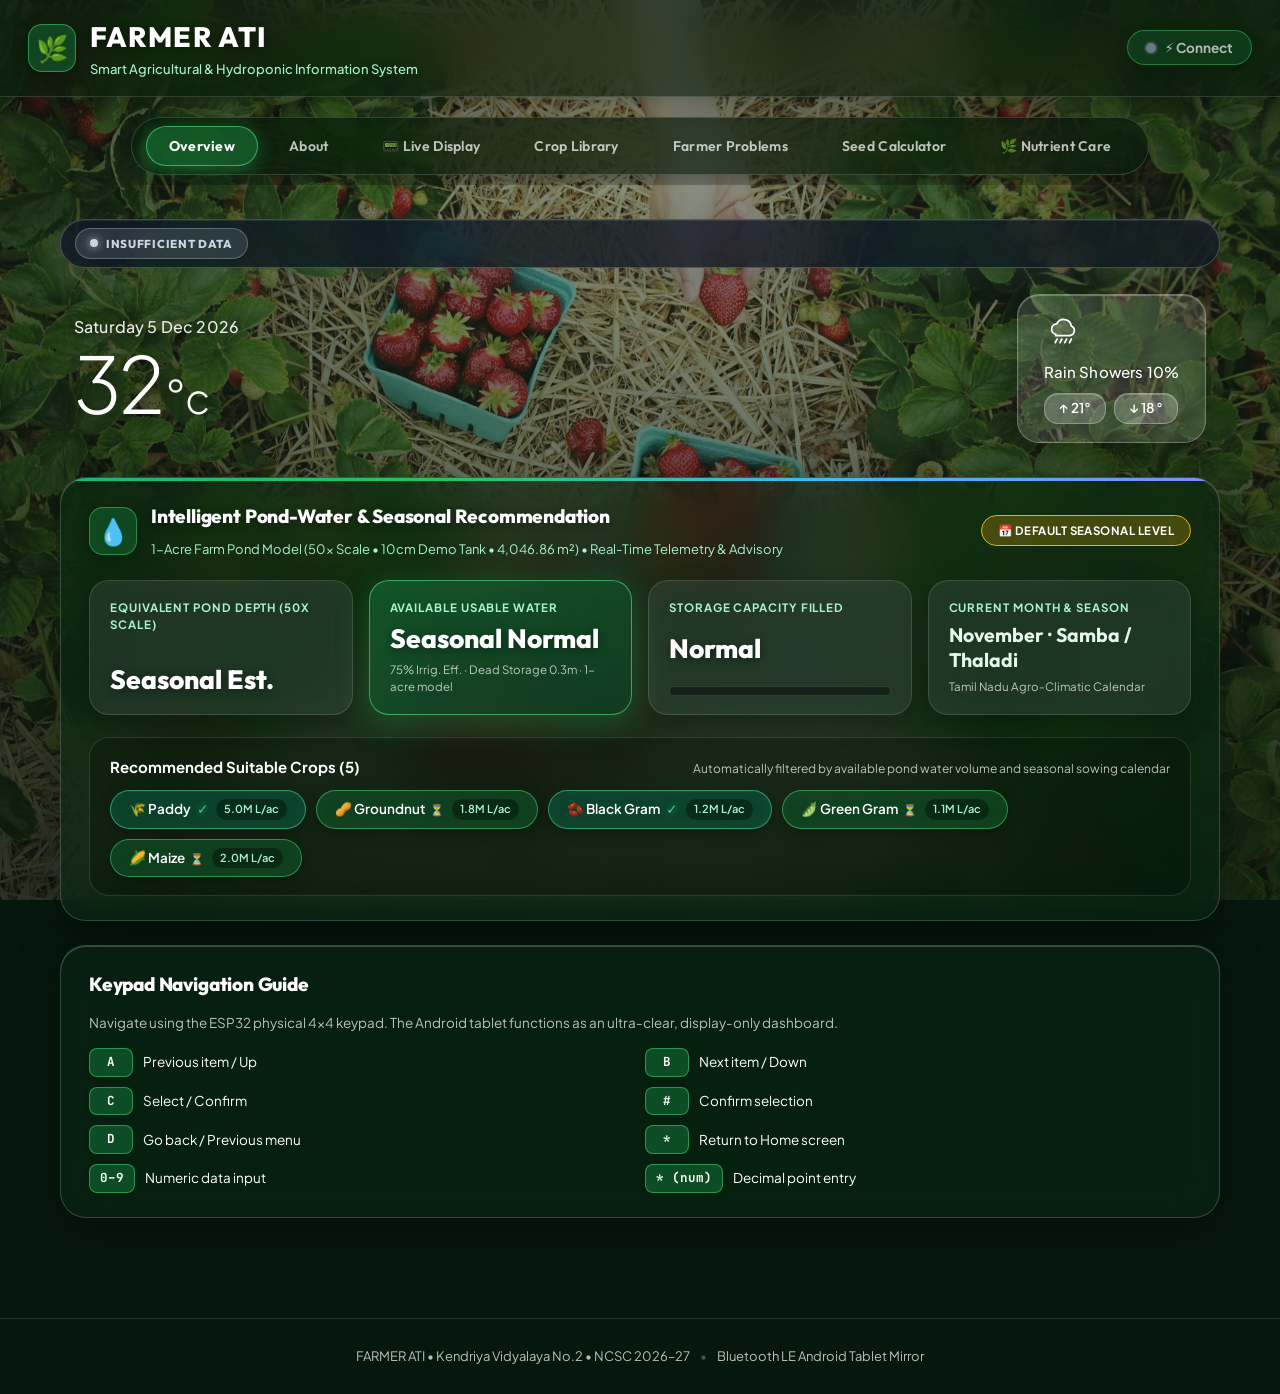
<file: index.html>
<!doctype html>
<html lang="en">
<head>
<meta charset="utf-8">
<meta name="viewport" content="width=device-width, initial-scale=1">
<meta name="theme-color" content="#0d2818">
<title>FARMER ATI – Smart Agricultural Information System</title>
<link rel="stylesheet" href="style.css">
<link rel="preconnect" href="https://fonts.googleapis.com">
<link rel="preconnect" href="https://fonts.gstatic.com" crossorigin>
<link href="https://fonts.googleapis.com/css2?family=Outfit:wght@500;600;700;800&family=Plus+Jakarta+Sans:wght@400;500;600;700;800&family=JetBrains+Mono:wght@400;500;600&display=swap" rel="stylesheet">
</head>
<body>

<!-- ══════════════════════════════════════════════
     TOP NAVIGATION BAR & BRANDING
═══════════════════════════════════════════════ -->
<header class="site-header">
  <div class="header-brand">
    <div class="header-logo" aria-hidden="true">🌿</div>
    <div class="header-titles">
      <h1>FARMER ATI</h1>
      <div class="header-subtitle">Smart Agricultural &amp; Hydroponic Information System</div>
    </div>
  </div>

  <div class="header-actions">
    <button class="header-connect-btn" id="connectButton" title="Connect to FARMER ATI via Bluetooth">
      <span class="status-dot dot-idle" id="connectionDot"></span>
      <span id="connectionStatus">⚡ Connect</span>
    </button>
    <button class="header-connect-btn btn-connected" id="disconnectButton" style="display:none" title="Connected to ESP32. Click to Disconnect">
      <span class="status-dot dot-connected"></span>
      <span class="connected-label">Connected</span>
    </button>
    <span id="connectionMessage" style="display:none"></span>
  </div>
</header>

<!-- ══════════════════════════════════════════════
     TAB SELECTION BAR (SMOOTH HORIZONTAL SCROLL DOCK)
═══════════════════════════════════════════════ -->
<nav class="tab-bar-scroller" id="tabBarScroller" aria-label="Main Navigation">
  <div class="tab-bar">
    <button class="tab-button active" data-tab="tab-overview">Overview</button>
    <button class="tab-button" data-tab="tab-about">About</button>
    <button class="tab-button" data-tab="tab-live">📟 Live Display</button>
    <button class="tab-button" data-tab="tab-crops">Crop Library</button>
    <button class="tab-button" data-tab="tab-problems">Farmer Problems</button>
    <button class="tab-button" data-tab="tab-calculator">Seed Calculator</button>
    <button class="tab-button" data-tab="tab-nutrients">🌿 Nutrient Care</button>
  </div>
</nav>

<main class="main-shell">

<!-- ══════════════════════════════════════════════
     TAB 1 — OVERVIEW
═══════════════════════════════════════════════ -->
<section class="tab-page active" id="tab-overview">

  <!-- ══════════════════════════════════════════════
       AGRICULTURAL WEATHER ADVISORY SCROLLING TICKER
  ═══════════════════════════════════════════════ -->
  <div class="advisory-ticker-container status-suitable" id="advisoryTickerContainer" role="region" aria-label="Agricultural Weather Advisory">
    <div class="advisory-ticker-badge" id="advisoryTickerBadge">
      <span class="advisory-badge-dot"></span>
      <span class="advisory-badge-label" id="advisoryBadgeLabel">SUITABLE FOR SPRAYING</span>
    </div>
    <div class="advisory-ticker-track">
      <div class="advisory-ticker-text" id="advisoryTickerText">
        🟢 SUITABLE FOR SPRAYING — 🌱 FARMER ATI ADVISORY: Today's weather conditions are favourable for crop spraying. Check wind speed and ensure crop foliage is dry before application. Always follow recommended dosage and wear PPE.
      </div>
    </div>
  </div>

  <!-- ══════════════════════════════════════════════
       COMPACT LIVE WEATHER WIDGET (MATCHING REFERENCE)
  ═══════════════════════════════════════════════ -->
  <div class="weather-compact-container" id="weatherWidgetCard">
    <div class="weather-compact-left">
      <div class="weather-compact-date" id="weatherCompactDate">Saturday 4 Nov 2025</div>
      <div class="weather-compact-temp">
        <span id="weatherTemp">32</span><span class="temp-deg">°</span><span class="temp-c">c</span>
      </div>
    </div>

    <div class="weather-compact-right">
      <div class="weather-glass-bubble" title="Live Weather (Auto-syncs from tablet)">
        <div class="bubble-icon" id="weatherGraphic">
          <svg viewBox="0 0 64 64" width="38" height="38" fill="none" stroke="currentColor" stroke-width="3" stroke-linecap="round" stroke-linejoin="round">
            <path d="M20 36a9 9 0 0 1 1.5-17.8 13 13 0 0 1 24.5 3.6A8.5 8.5 0 0 1 44 38H20a9 9 0 0 1 0-2z" fill="rgba(255,255,255,0.12)" stroke="#ffffff"/>
            <line x1="22" y1="44" x2="19" y2="50" stroke="#ffffff" stroke-width="3"/>
            <line x1="30" y1="44" x2="27" y2="50" stroke="#ffffff" stroke-width="3"/>
            <line x1="38" y1="44" x2="35" y2="50" stroke="#ffffff" stroke-width="3"/>
            <line x1="46" y1="44" x2="43" y2="50" stroke="#ffffff" stroke-width="3"/>
          </svg>
        </div>
        <div class="bubble-condition">
          <span id="weatherCondition">Rain Showers</span> <span id="weatherRainProb">10%</span>
        </div>
        <div class="bubble-pills">
          <span class="pill-temp">↑ <span id="weatherTempMax">21°</span></span>
          <span class="pill-temp">↓ <span id="weatherTempMin">18°</span></span>
        </div>
      </div>
    </div>
  </div>

  <!-- ══════════════════════════════════════════════
       POND WATER & SEASONAL RECOMMENDATION TELEMETRY
  ═══════════════════════════════════════════════ -->
  <div class="card pond-telemetry-card" id="pondTelemetryCard">
    <div class="pond-header">
      <div class="pond-title-group">
        <div class="pond-icon-bubble">💧</div>
        <div>
          <h2 class="pond-title">Intelligent Pond-Water &amp; Seasonal Recommendation</h2>
          <div class="pond-subtitle">1-Acre Farm Pond Model (50x Scale &bull; 10cm Demo Tank &bull; 4,046.86 m&sup2;) &bull; Real-Time Telemetry &amp; Advisory</div>
        </div>
      </div>
      <div class="pond-mode-badge badge-default" id="pondModeBadge">Default Seasonal Level</div>
    </div>

    <!-- Main Pond Metric Grid -->
    <div class="pond-grid">
      <!-- Water Depth -->
      <div class="pond-card">
        <div class="pond-label">Equivalent Pond Depth (50x Scale)</div>
        <div class="pond-value" id="pondDepth">--</div>
      </div>

      <!-- Usable Water Volume -->
      <div class="pond-card highlight-card">
        <div class="pond-label">Available Usable Water</div>
        <div class="pond-value" id="pondLitres">--</div>
        <div class="pond-subtext" id="pondVolumeM3">75% Irrig. Eff. &bull; Dead Storage 0.3m</div>
      </div>

      <!-- Pond Storage Capacity Gauge -->
      <div class="pond-card">
        <div class="pond-label">Storage Capacity Filled</div>
        <div class="pond-value" id="pondPct">--</div>
        <div class="pond-progress-bar">
          <div class="pond-progress-fill" id="pondFillBar" style="width: 0%"></div>
        </div>
      </div>

      <!-- Month & Season -->
      <div class="pond-card">
        <div class="pond-label">Current Month &amp; Season</div>
        <div class="pond-value-text" id="pondMonthSeason">--</div>
        <div class="pond-subtext">Tamil Nadu Agro-Climatic Calendar</div>
      </div>
    </div>

    <!-- Recommended Crops List / Chips -->
    <div class="pond-rec-section">
      <div class="pond-rec-header">
        <div class="pond-rec-title">Recommended Suitable Crops (<span id="pondCropCount">0</span>)</div>
        <div class="pond-rec-hint">Automatically filtered by available pond water volume and seasonal sowing calendar</div>
      </div>
      <div class="pond-crop-chips" id="pondCropList">
        <span class="chip-empty">Connect via Bluetooth Low Energy to sync pond telemetry and crop recommendations</span>
      </div>
    </div>
  </div>


  <!-- Keypad Navigation Guide -->
  <div class="card">
    <h2>Keypad Navigation Guide</h2>
    <p class="muted">Navigate using the ESP32 physical 4×4 keypad. The Android tablet functions as an ultra-clear, display-only dashboard.</p>
    <div class="key-grid">
      <div class="key-item"><div class="key-badge">A</div><div>Previous item / Up</div></div>
      <div class="key-item"><div class="key-badge">B</div><div>Next item / Down</div></div>
      <div class="key-item"><div class="key-badge">C</div><div>Select / Confirm</div></div>
      <div class="key-item"><div class="key-badge">#</div><div>Confirm selection</div></div>
      <div class="key-item"><div class="key-badge">D</div><div>Go back / Previous menu</div></div>
      <div class="key-item"><div class="key-badge">*</div><div>Return to Home screen</div></div>
      <div class="key-item"><div class="key-badge">0–9</div><div>Numeric data input</div></div>
      <div class="key-item"><div class="key-badge">* (num)</div><div>Decimal point entry</div></div>
    </div>
  </div>

</section>

<!-- ══════════════════════════════════════════════
     TAB 2 — ABOUT FARMER ATI
═══════════════════════════════════════════════ -->
<section class="tab-page" id="tab-about">
  <div class="card about-page-card">
    <div class="about-hero">
      <div class="about-badge">🌿 Agricultural Telemetry &amp; Decision Support</div>
      <h2>About FARMER ATI</h2>
      <p class="about-lead">A comprehensive <strong>Smart Agricultural &amp; Hydroponic Information System</strong> developed with an ESP32 microcontroller, SH1106 OLED display, and companion dashboard for Android tablets and smartphones.</p>
    </div>

    <div class="about-section-divider"></div>

    <div class="about-content-body">
      <h3>Key System Capabilities &amp; Features</h3>
      <ul class="about-list">
        <li>🌾 <strong>Continuous Agricultural Weather Advisory:</strong> Real-time pesticide spray suitability ticker driven by live atmospheric telemetry.</li>
        <li>🌦️ <strong>Live Weather Telemetry:</strong> Automatic tablet GPS geolocation, precipitation probability, humidity, and temperature forecasting via Open-Meteo.</li>
        <li>💧 <strong>Intelligent Farm Pond Telemetry:</strong> 1-Acre farm pond model (50× scale) with ultrasonic water level sensing, storage capacity analytics, and automated seasonal crop recommendations.</li>
        <li>📡 <strong>Dual-Screen BLE Mirroring:</strong> Physical 4×4 keypad-driven navigation with real-time Bluetooth Low Energy tablet synchronization.</li>
        <li>🌿 <strong>Comprehensive Agronomy Library:</strong> 10 staple &amp; commercial crops with complete agronomy guides and hydroponic parameters.</li>
        <li>🐛 <strong>Farmer Problem Solutions:</strong> 10 practical field pest, disease, and soil management guides with actionable remedies.</li>
        <li>🧮 <strong>Intelligent Planting Calculator:</strong> Crop-specific requirement modeling for seeds (kg), trees, suckers, setts, and seedlings based on TNAU agronomic rates.</li>
        <li>🌱 <strong>Nutrient Care Guide:</strong> Complete visual deficiency diagnosis across 11 primary, secondary, and micronutrients.</li>
      </ul>
    </div>

    <div class="about-footer-card">
      <div class="about-school-badge">🏫 Kendriya Vidyalaya No. 2 · NCSC 2026–27</div>
      <div class="about-guide-text">
        <span>Project Guides / Teachers: <strong>Sumathi</strong> &bull; <strong>Lakshmi</strong></span>
      </div>
    </div>
  </div>
</section>

<!-- ══════════════════════════════════════════════
     TAB 2 — LIVE DISPLAY (8:10 KIOSK REDESIGN)
═══════════════════════════════════════════════ -->
<section class="tab-page" id="tab-live">

  <!-- Main Kiosk Presentation Centerpiece -->
  <div class="kiosk-stage">

    <!-- 10:8 Landscape Tablet Kiosk Container -->
    <div class="kiosk-frame" role="region" aria-label="FARMER ATI Live Display Kiosk">

      <!-- Kiosk Crown Header -->
      <div class="kiosk-crown">
        <div class="kiosk-brand">
          <span class="kiosk-brand-icon">🌿</span>
          <div class="kiosk-brand-text">
            <span class="kiosk-brand-title">FARMER ATI</span>
            <span class="kiosk-brand-tag">AGRICULTURAL KISAK</span>
          </div>
        </div>
        <div class="kiosk-live-badge">
          <span class="live-pulse-dot" aria-hidden="true"></span>
          <span>LIVE MIRROR</span>
        </div>
      </div>

      <!-- Kiosk Subheader with Screen Title & Sync Timestamp -->
      <div class="kiosk-meta-bar">
        <div class="kiosk-title-group">
          <span class="kiosk-label-small">CURRENT SCREEN</span>
          <h2 class="kiosk-screen-heading" id="liveScreenTitle">FARMER ATI</h2>
        </div>
        <div class="kiosk-sync-group">
          <span class="kiosk-label-small">LAST SYNC</span>
          <span class="kiosk-timestamp" id="liveScreenTime">—</span>
        </div>
      </div>

      <!-- Kiosk Display Canvas (Mirrors ESP32 OLED in Modern Web Typography) -->
      <div class="kiosk-screen-viewport">
        <div class="live-screen-frame" id="liveLines">
          <div class="live-empty">
            <div class="live-empty-card">
              <div class="live-empty-icon">📟</div>
              <div class="live-empty-title">Waiting for ESP32 Screen</div>
              <div class="live-empty-subtitle">Connect to FARMER ATI via Bluetooth to view live information.</div>
            </div>
          </div>
        </div>
      </div>

      <!-- Kiosk Baseboard Footer -->
      <div class="kiosk-baseboard">
        <div class="kiosk-base-hint">
          <span class="kiosk-keypad-icon">⌨</span> Physical 4×4 Keypad Controlled &bull; Tablet Display
        </div>
        <div class="kiosk-spec-chip">ESP32 &bull; SH1106</div>
      </div>

    </div>

  </div>

  <!-- Collapsible BLE Stream Diagnostics & Technical Information -->
  <div class="diagnostics-wrapper">
    <details class="diagnostics-drawer">
      <summary class="diagnostics-summary">
        <div class="diag-summary-left">
          <span class="diag-icon">🛠️</span>
          <span class="diag-title">BLE Packet Diagnostics &amp; Stream Inspector</span>
        </div>
        <div class="diag-summary-right">
          <span class="diag-pill">Packets: <strong id="debugPackets">0</strong></span>
          <span class="diag-pill">Completed: <strong id="debugMessages">0</strong></span>
          <span class="diag-pill diag-pill-warn">Dropped: <strong id="debugDropped">0</strong></span>
          <span class="diag-pill diag-pill-err">Errors: <strong id="debugErrors">0</strong></span>
          <span class="diag-toggle-arrow" aria-hidden="true">▾</span>
        </div>
      </summary>

      <div class="diagnostics-panel">

        <div class="diagnostics-grid">
          <!-- Raw Packet Hex -->
          <div class="diag-card">
            <div class="diag-card-title">Last Received Packet (Hex)</div>
            <code id="debugHex" class="debug-code">—</code>
          </div>

          <!-- Progress and Status -->
          <div class="diag-card">
            <div class="diag-card-title">Assembly Progress &amp; Parser Status</div>
            <div class="diag-status-row">
              <span class="diag-sublabel">Progress:</span>
              <span id="debugProgress" class="debug-progress-text">Waiting for data...</span>
            </div>
            <div class="diag-status-row">
              <span class="diag-sublabel">Status:</span>
              <span id="debugStatus" class="debug-ok">None</span>
            </div>
          </div>

          <!-- Reconstructed JSON Payload -->
          <div class="diag-card diag-card-full">
            <div class="diag-card-title">Reconstructed JSON Message</div>
            <pre id="debugJson" class="debug-pre">—</pre>
          </div>
        </div>

        <!-- Connection and Hardware Quick Reference -->
        <div class="diag-footer-grid">
          <div class="diag-mini-card">
            <div class="sidebar-status">
              <span class="status-dot dot-idle" id="connectionDot2"></span>
              <span id="connectionStatus2">Not connected</span>
            </div>
            <button class="btn btn-connect btn-full" id="connectButton2" onclick="document.getElementById('connectButton').click()">
              ⚡ Connect via BLE
            </button>
          </div>

          <div class="diag-mini-card">
            <div class="info-row"><span>BLE Device</span><strong>FARMER ATI</strong></div>
            <div class="info-row"><span>Service UUID</span><code>0xA000</code></div>
            <div class="info-row"><span>Characteristic</span><code>0xA001</code></div>
          </div>

          <div class="diag-mini-card">
            <div class="info-row"><span>Protocol Header</span><code>0xFA 0x72 (Framed)</code></div>
            <div class="info-row"><span>Last Sync Time</span><strong id="debugLastSync">—</strong></div>
            <div class="info-row"><span>MicroPython</span><strong>v1.28.0</strong></div>
          </div>
        </div>

      </div>
    </details>
  </div>

</section>

<!-- ══════════════════════════════════════════════
     TAB 3 — CROP LIBRARY
═══════════════════════════════════════════════ -->
<section class="tab-page" id="tab-crops">
  <div class="card">
    <h2>Crop Agronomy Library</h2>
    <p class="muted">All crops in the FARMER ATI agronomy database. The <span class="oled-badge">On OLED</span> badge marks the crop currently active on the ESP32.</p>
        <div class="library-filter-bar">
      <div class="filter-btn-group">
        <button class="filter-btn active" id="btnFilterAllCrops" data-filter="all">All Crops (<span id="countAllCrops">17</span>)</button>
        <button class="filter-btn" id="btnFilterRecCrops" data-filter="rec">🌱 Recommended Only (<span id="countRecCrops">5</span>)</button>
      </div>
      <div class="filter-search-box">
        <span class="search-icon">🔍</span>
        <input type="text" id="cropSearchInput" placeholder="Filter crops by name, season, soil..." class="crop-search-input">
      </div>
    </div>

    <div class="crop-grid" id="cropGrid"></div>
    <div class="crop-detail" id="cropDetail">
      <div class="muted">Select any crop above to view its detailed cultivation and management guide.</div>
    </div>
  </div>
</section>

<!-- ══════════════════════════════════════════════
     TAB 4 — FARMER PROBLEMS
═══════════════════════════════════════════════ -->
<section class="tab-page" id="tab-problems">
  <div class="card">
    <h2>Common Farmer Problems &amp; Practical Solutions</h2>
    <p class="muted">Expert guidance from the FARMER ATI agricultural database, mirroring the ESP32 diagnostic guide.</p>
        <div class="library-filter-bar">
      <div class="filter-btn-group">
        <button class="filter-btn active" id="btnFilterAllProblems" data-filter="all">All 10 Field Problems</button>
        <button class="filter-btn" id="btnFilterRecProblems" data-filter="rec">🐛 Problems for Recommended Crops</button>
      </div>
    </div>

    <div class="problem-grid" id="problemGrid"></div>
  </div>
</section>

<!-- ══════════════════════════════════════════════
     TAB 5 — SEED RATE CALCULATOR
═══════════════════════════════════════════════ -->
<section class="tab-page" id="tab-calculator">
  <div class="card calc-card">
    <div class="calc-header">
      <div>
        <h2>Crop Seed &amp; Planting Material Calculator</h2>
        <p class="muted">Intelligent, crop-specific calculator determining exact seed weight, seedlings, trees, or suckers based on TNAU/ICAR agricultural standards.</p>
      </div>
      <div class="calc-badge-pill" id="calcModeBadge">🌾 Seed Weight Mode</div>
    </div>

    <div class="calc-form">
      <!-- 1. Select Target Crop -->
      <div class="form-group">
        <label for="calcCrop">Select Target Crop</label>
        <select id="calcCrop" class="form-control">
          <option value="" disabled selected>Select crop…</option>
        </select>
      </div>

      <!-- Dynamic Context Banner showing calculation mode and standard spacing -->
      <div class="calc-crop-banner" id="calcCropBanner"></div>

      <!-- 2. Cultivation / Planting Method (Shown when relevant) -->
      <div class="form-group" id="calcMethodGroup" style="display:none;">
        <label for="calcMethod" id="calcMethodLabel">Cultivation / Planting Method</label>
        <select id="calcMethod" class="form-control"></select>
      </div>

      <!-- 3. Field Area (Acres) with Quick Preset Chips -->
      <div class="form-group">
        <div class="area-label-row">
          <label for="calcArea">Field Area (Acres)</label>
          <div class="area-quick-chips" id="areaChips">
            <button type="button" class="area-chip" data-area="0.25">¼ Acre</button>
            <button type="button" class="area-chip" data-area="0.5">½ Acre</button>
            <button type="button" class="area-chip active" data-area="1.0">1 Acre</button>
            <button type="button" class="area-chip" data-area="2.0">2 Acres</button>
            <button type="button" class="area-chip" data-area="5.0">5 Acres</button>
          </div>
        </div>
        <input id="calcArea" type="number" class="form-control" placeholder="1.0" value="1.0" min="0.01" step="0.01">
      </div>

      <!-- 4. Optional Advanced Setting for Custom Spacing / Rate -->
      <details class="calc-advanced-details" id="calcAdvancedDetails">
        <summary>⚙ Adjust Standard Spacing / Rate (Optional)</summary>
        <div class="calc-advanced-body">
          <label for="calcCustomRate" id="calcCustomRateLabel">Standard Rate / Density per Acre</label>
          <input id="calcCustomRate" type="number" class="form-control" min="0.01" step="0.01">
          <span class="calc-advanced-hint" id="calcCustomRateHint">Leave as default to use ICAR / TNAU recommended agronomic rates.</span>
        </div>
      </details>

      <button type="button" class="btn btn-connect calc-submit-btn" id="calcBtn">
        <span>🧮</span> Compute Requirement
      </button>
    </div>

    <!-- Results Section -->
    <div id="calcResult" class="calc-result"></div>
  </div>
</section>

<!-- ══════════════════════════════════════════════
     TAB 6 — NUTRIENT CARE & DEFICIENCY GUIDE
═══════════════════════════════════════════════ -->
<section class="tab-page" id="tab-nutrients">
  <div class="card">
    <div class="nutrient-page-header">
      <div>
        <h2>Crop Nutrient Care &amp; Deficiency Guide</h2>
        <p class="muted">Visual identification guide for plant nutrient deficiencies, leaf symptoms, and affected plant organs.</p>
      </div>
      <div class="golden-rule-pill">
        <span>💡 Balanced Nutrition = Healthy, Disease-Resilient Crop</span>
      </div>
    </div>

    <!-- One-by-One Vertical Scroll Nutrient Feed -->
    <div class="nutrient-feed" id="nutrientFeed"></div>

    <!-- Golden Rules Callout Box -->
    <div class="nutrient-rules-card">
      <div class="rules-card-icon">💡</div>
      <div class="rules-card-content">
        <h3>Remember — Golden Agronomic Rules for Farm Nutrition</h3>
        <ul class="rules-list">
          <li><strong>Balanced Nutrition = Healthy Plant:</strong> Nitrogen builds the vegetative frame, Phosphorus drives root and flower vigor, and Potassium guards against drought, pests, and disease.</li>
          <li><strong>Law of the Minimum (Liebig's Law):</strong> Plant growth is dictated by the scarcest nutrient (limiting factor). Adding excess Urea cannot compensate for a Zinc or Boron deficiency.</li>
          <li><strong>Too Little or Too Much is Harmful:</strong> Over-application of Nitrogen invites succulent stems and fungal pests; excessive Potassium can lock out Magnesium and Calcium.</li>
          <li><strong>Soil Testing &amp; Targeted Foliar Feeding:</strong> Conduct routine soil tests to know your baseline. When quick correction is required during peak vegetative or fruit development, foliar micronutrient sprays give rapid results.</li>
        </ul>
      </div>
    </div>
  </div>
</section>

</main>

<!-- ══════════════════════════════════════════════
     SITE FOOTER
═══════════════════════════════════════════════ -->
<!-- ══════════════════════════════════════════════
     MODAL: CROP SOIL SUITABILITY VERIFICATION
═══════════════════════════════════════════════ -->
<div class="modal-overlay" id="soilSuitabilityModal" style="display:none;" aria-hidden="true">
  <div class="modal-card soil-modal-card">
    <div class="modal-header">
      <div class="soil-header-title">
        <span class="soil-header-icon" id="soilModalCropIcon">🌾</span>
        <div>
          <h3 id="soilModalTitle">Check Soil Suitability</h3>
          <p class="soil-header-subtitle">Government Soil Health Card &bull; TNAU Agronomic Comparison</p>
        </div>
      </div>
      <button class="modal-close-btn" id="btnCloseSoilModal" aria-label="Close modal">&times;</button>
    </div>
    <div class="modal-body" id="soilModalBody">
      <!-- Dynamically filled: View 1 (Check & Compare), View 2 (Confirmation), or View 3 (Improvement) -->
    </div>
  </div>
</div>

<footer class="site-footer">
  <div class="footer-content">
    <span>FARMER ATI &bull; Kendriya Vidyalaya No.2 &bull; NCSC 2026–27</span>
    <span class="footer-divider">&bull;</span>
    <span>Bluetooth LE Android Tablet Mirror</span>
  </div>
</footer>

<script src="soil_data.js?v=20261126"></script>
<script src="script.js?v=20261126"></script>
</body>
</html>
</file>
<file: style.css>
﻿/* ============================================================
   FARMER ATI — Modern AgroTech Glassmorphism Interface
   Lush Scenic Greenery Landscape & Translucent Frosted Glass
   ============================================================ */

:root {
  /* Lush Agricultural Forest & Emerald Palette */
  --forest-black:    #05150c;
  --forest-dark:     #092415;
  --forest-deep:     #0f3520;
  --forest-mid:      #174d2f;
  --forest-soft:     #226841;

  --emerald-bright:  #22c55e;
  --emerald-vibrant: #10b981;
  --emerald-glow:    #34d399;
  --emerald-mint:    #a7f3d0;
  --emerald-light:   #6ee7b7;
  --emerald-tint:    rgba(34, 197, 94, 0.16);

  /* Glassmorphism Surface Tokens */
  --glass-card:        rgba(10, 36, 22, 0.62);
  --glass-card-border: rgba(255, 255, 255, 0.18);
  --glass-card-shadow: 0 16px 48px rgba(0, 0, 0, 0.42), inset 0 1px 0 rgba(255, 255, 255, 0.22);

  --glass-inner:       rgba(255, 255, 255, 0.08);
  --glass-inner-border:rgba(255, 255, 255, 0.13);
  --glass-inner-hover: rgba(255, 255, 255, 0.14);

  --glass-rec-bg:      linear-gradient(145deg, rgba(34, 197, 94, 0.28) 0%, rgba(16, 85, 46, 0.42) 100%);
  --glass-rec-border:  rgba(74, 222, 128, 0.65);

  /* Typography Colors */
  --text-pure:         #ffffff;
  --text-body:         rgba(255, 255, 255, 0.92);
  --text-muted:        rgba(255, 255, 255, 0.72);
  --text-dim:          rgba(255, 255, 255, 0.52);
  --text-cream:        #fbf9f4;
  --text-gold:         #fbbf24;

  /* Elevations and Corners */
  --radius-xs:         8px;
  --radius-sm:         14px;
  --radius-md:         20px;
  --radius-lg:         26px;
  --radius-kiosk:      32px;
  --radius-pill:       50px;

  --kiosk-shadow:      0 24px 64px -12px rgba(0, 0, 0, 0.55), 0 8px 24px -6px rgba(0, 0, 0, 0.35);
  --card-shadow:       0 16px 48px rgba(0, 0, 0, 0.38), inset 0 1px 0 rgba(255, 255, 255, 0.18);
  --pop-shadow:        0 14px 36px rgba(0, 0, 0, 0.35);

  /* Fonts */
  --font-display:      'Outfit', 'Plus Jakarta Sans', system-ui, sans-serif;
  --font-sans:         'Plus Jakarta Sans', 'Inter', system-ui, -apple-system, sans-serif;
  --font-mono:         'JetBrains Mono', 'Courier New', monospace;
}

*, *::before, *::after {
  box-sizing: border-box;
}

html, body {
  margin: 0;
  padding: 0;
  min-height: 100vh;
  font-family: var(--font-sans);
  color: var(--text-body);
  background-color: #06180e;
  background-image:
    radial-gradient(circle at 50% 12%, rgba(10, 38, 22, 0.40) 0%, rgba(4, 16, 9, 0.82) 100%),
    url('bg_tea_terrace.jpg');
  background-size: cover;
  background-position: center top;
  background-attachment: fixed;
  background-repeat: no-repeat;
  line-height: 1.5;
  -webkit-font-smoothing: antialiased;
}

a {
  color: var(--emerald-mint);
  text-decoration: none;
}

/* ══════════════════════════════════════════════
   SITE HEADER & BRANDING (FROSTED GLASS)
═══════════════════════════════════════════════ */
.site-header {
  background: rgba(8, 26, 16, 0.65);
  backdrop-filter: blur(24px) saturate(180%);
  -webkit-backdrop-filter: blur(24px) saturate(180%);
  color: #ffffff;
  padding: 16px 28px;
  display: flex;
  align-items: center;
  justify-content: space-between;
  gap: 16px;
  border-bottom: 1px solid rgba(255, 255, 255, 0.14);
  box-shadow: 0 8px 32px rgba(0, 0, 0, 0.35);
  flex-wrap: wrap;
  position: sticky;
  top: 0;
  z-index: 100;
}

.header-brand {
  display: flex;
  align-items: center;
  gap: 14px;
}

.header-logo {
  width: 48px;
  height: 48px;
  border-radius: var(--radius-sm);
  background: rgba(34, 197, 94, 0.25);
  border: 1.5px solid rgba(74, 222, 128, 0.5);
  display: grid;
  place-items: center;
  font-size: 26px;
  box-shadow: 0 4px 16px rgba(0, 0, 0, 0.3);
  backdrop-filter: blur(10px);
  flex-shrink: 0;
}

.header-titles h1 {
  margin: 0;
  font-family: var(--font-display);
  font-size: clamp(22px, 3.2vw, 28px);
  font-weight: 800;
  letter-spacing: 0.04em;
  color: #ffffff;
  text-shadow: 0 2px 10px rgba(0, 0, 0, 0.4);
}

.header-subtitle {
  color: var(--emerald-mint);
  font-size: 13px;
  font-weight: 500;
  margin-top: 2px;
}

.header-actions {
  display: flex;
  align-items: center;
  gap: 12px;
}

.header-connect-btn {
  display: inline-flex;
  align-items: center;
  gap: 9px;
  background: rgba(34, 197, 94, 0.24);
  border: 1px solid rgba(74, 222, 128, 0.60);
  border-radius: var(--radius-pill);
  padding: 8px 18px;
  font-family: var(--font-sans);
  font-size: 13.5px;
  font-weight: 700;
  color: #ffffff;
  cursor: pointer;
  transition: all 0.22s cubic-bezier(0.16, 1, 0.3, 1);
  box-shadow: 0 4px 16px rgba(0, 0, 0, 0.28);
  user-select: none;
  white-space: nowrap;
  backdrop-filter: blur(12px);
  -webkit-backdrop-filter: blur(12px);
}

.header-connect-btn:hover {
  background: rgba(34, 197, 94, 0.38);
  border-color: rgba(74, 222, 128, 0.90);
  box-shadow: 0 6px 22px rgba(34, 197, 94, 0.40);
  transform: translateY(-1px);
}

.header-connect-btn:active {
  transform: translateY(0);
}

.header-connect-btn:disabled {
  opacity: 0.70;
  cursor: not-allowed;
  transform: none;
}

/* Connected State Button */
.header-connect-btn.btn-connected {
  background: rgba(8, 38, 20, 0.75);
  border-color: rgba(74, 222, 128, 0.50);
  color: #4ade80;
}

.header-connect-btn.btn-connected:hover {
  background: rgba(45, 15, 15, 0.85);
  border-color: rgba(248, 113, 113, 0.70);
  color: #fca5a5;
  box-shadow: 0 4px 18px rgba(239, 68, 68, 0.35);
}

.header-connect-btn.btn-connected:hover .connected-label::after {
  content: ' · Disconnect';
  font-size: 11.5px;
  opacity: 0.9;
}

.header-status {
  display: flex;
  align-items: center;
  gap: 10px;
  background: rgba(255, 255, 255, 0.10);
  border: 1px solid rgba(255, 255, 255, 0.20);
  border-radius: var(--radius-pill);
  padding: 8px 18px;
  font-size: 13px;
  font-weight: 600;
  color: #ffffff;
  backdrop-filter: blur(12px);
  white-space: nowrap;
}

/* Status Dot Indicator */
.status-dot {
  display: inline-block;
  width: 10px;
  height: 10px;
  border-radius: 50%;
  flex-shrink: 0;
}
.dot-idle        { background: #94a3b8; box-shadow: 0 0 0 2px rgba(148, 163, 184, 0.3); }
.dot-connecting  { background: #facc15; box-shadow: 0 0 12px #facc15; animation: dotPulse 1.2s infinite; }
.dot-connected   { background: var(--emerald-bright); box-shadow: 0 0 12px var(--emerald-bright); }
.dot-error       { background: #ef4444; box-shadow: 0 0 10px #ef4444; }

@keyframes dotPulse {
  0%, 100% { opacity: 1; transform: scale(1); }
  50%      { opacity: 0.4; transform: scale(0.9); }
}

/* ══════════════════════════════════════════════
   NAVIGATION TAB BAR (FLOATING GLASS PILL DOCK & SCROLLER)
═══════════════════════════════════════════════ */
.tab-bar-scroller {
  width: 100%;
  max-width: 100%;
  overflow-x: auto;
  overflow-y: hidden;
  -webkit-overflow-scrolling: touch;
  touch-action: pan-x pan-y;
  scroll-behavior: smooth;
  overscroll-behavior-x: contain;
  padding: 20px 16px 10px;
  text-align: center;
  white-space: nowrap;
  position: relative;
  z-index: 10;
  scrollbar-width: thin;
  scrollbar-color: rgba(74, 222, 128, 0.45) transparent;
}
.tab-bar-scroller::-webkit-scrollbar {
  height: 5px;
}
.tab-bar-scroller::-webkit-scrollbar-track {
  background: rgba(255, 255, 255, 0.05);
  border-radius: 4px;
  margin: 0 24px;
}
.tab-bar-scroller::-webkit-scrollbar-thumb {
  background: rgba(74, 222, 128, 0.45);
  border-radius: 4px;
}
.tab-bar-scroller::-webkit-scrollbar-thumb:hover {
  background: rgba(74, 222, 128, 0.75);
}

.tab-bar {
  display: inline-flex;
  align-items: center;
  gap: 8px;
  padding: 8px 14px;
  background: rgba(8, 26, 16, 0.68);
  backdrop-filter: blur(24px) saturate(180%);
  -webkit-backdrop-filter: blur(24px) saturate(180%);
  border: 1px solid rgba(255, 255, 255, 0.16);
  border-radius: var(--radius-pill);
  box-shadow: 0 12px 36px rgba(0, 0, 0, 0.42);
  vertical-align: middle;
  flex-shrink: 0;
}

.tab-button {
  border: 1px solid transparent;
  background: transparent;
  color: rgba(255, 255, 255, 0.72);
  border-radius: var(--radius-pill);
  padding: 10px 22px;
  font-family: var(--font-display);
  font-size: 14px;
  font-weight: 600;
  cursor: pointer;
  transition: all 0.22s cubic-bezier(0.16, 1, 0.3, 1);
  white-space: nowrap;
  letter-spacing: 0.02em;
  flex-shrink: 0;
  user-select: none;
  -webkit-user-select: none;
}

.tab-button:hover {
  background: rgba(255, 255, 255, 0.12);
  color: #ffffff;
}

.tab-button.active {
  background: rgba(34, 197, 94, 0.32);
  border: 1px solid rgba(74, 222, 128, 0.65);
  color: #ffffff;
  box-shadow: 0 4px 18px rgba(34, 197, 94, 0.4);
  font-weight: 700;
}
.tab-button.active::after { display: none; }

/* ══════════════════════════════════════════════
   MAIN CONTAINER
═══════════════════════════════════════════════ */
.main-shell {
  max-width: 1200px;
  margin: 0 auto;
  padding: 24px 20px 48px;
  position: relative;
  z-index: 1;
}

.tab-page {
  display: none;
  animation: pageFadeIn 0.25s ease-out;
}
.tab-page.active {
  display: block;
}

@keyframes pageFadeIn {
  from { opacity: 0; transform: translateY(6px); }
  to   { opacity: 1; transform: translateY(0); }
}

/* ══════════════════════════════════════════════
   CARDS & CONTAINERS (FROSTED GLASS)
═══════════════════════════════════════════════ */
.card {
  background: var(--glass-card);
  backdrop-filter: blur(24px) saturate(180%);
  -webkit-backdrop-filter: blur(24px) saturate(180%);
  border: 1px solid var(--glass-card-border);
  border-radius: var(--radius-lg);
  padding: 24px 28px;
  box-shadow: var(--glass-card-shadow);
  margin-bottom: 22px;
  position: relative;
  color: #ffffff;
}

.card h2 {
  margin: 0 0 10px;
  font-family: var(--font-display);
  font-size: 19px;
  font-weight: 800;
  color: #ffffff;
  letter-spacing: -0.01em;
}

.muted {
  color: var(--text-muted);
  font-size: 13.5px;
  line-height: 1.6;
}

/* ── BUTTONS ────────────────────────────────── */
.btn {
  display: inline-flex;
  align-items: center;
  justify-content: center;
  gap: 8px;
  padding: 12px 24px;
  border-radius: var(--radius-pill);
  border: none;
  font-family: var(--font-display);
  font-size: 14.5px;
  font-weight: 700;
  cursor: pointer;
  transition: all 0.2s ease;
  box-shadow: 0 4px 12px rgba(0, 0, 0, 0.2);
}
.btn:active   { transform: translateY(1px) scale(0.98); }
.btn:disabled { opacity: 0.55; cursor: not-allowed; }
.btn-full     { width: 100%; }

.btn-connect {
  background: linear-gradient(135deg, rgba(34, 197, 94, 0.88) 0%, rgba(16, 149, 70, 0.95) 100%);
  color: #ffffff;
  border: 1px solid rgba(255, 255, 255, 0.35);
  box-shadow: 0 6px 20px rgba(34, 197, 94, 0.4);
  backdrop-filter: blur(10px);
}
.btn-connect:hover {
  background: linear-gradient(135deg, rgba(74, 222, 128, 0.95) 0%, rgba(34, 197, 94, 1) 100%);
  box-shadow: 0 8px 26px rgba(34, 197, 94, 0.55);
  transform: translateY(-1px);
}

.btn-disconnect {
  background: linear-gradient(135deg, rgba(239, 68, 68, 0.88) 0%, rgba(185, 28, 28, 0.95) 100%);
  color: #ffffff;
  border: 1px solid rgba(255, 255, 255, 0.35);
  box-shadow: 0 6px 20px rgba(239, 68, 68, 0.35);
  backdrop-filter: blur(10px);
}
.btn-disconnect:hover {
  background: linear-gradient(135deg, rgba(248, 113, 113, 0.95) 0%, rgba(220, 38, 38, 1) 100%);
  box-shadow: 0 8px 24px rgba(239, 68, 68, 0.45);
  transform: translateY(-1px);
}

/* ══════════════════════════════════════════════
   TAB 1: OVERVIEW PAGE ELEMENTS
═══════════════════════════════════════════════ */
.connect-bar-wrapper {
  display: flex;
  justify-content: flex-end;
  align-items: center;
  margin-bottom: 14px;
}
.connect-bar-wrapper .btn {
  padding: 10px 22px;
  font-size: 13.5px;
  font-weight: 700;
  border-radius: var(--radius-pill);
  display: inline-flex;
  align-items: center;
  gap: 8px;
}

.stat-grid {
  display: grid;
  grid-template-columns: repeat(auto-fit, minmax(170px, 1fr));
  gap: 14px;
  margin-bottom: 20px;
}
.stat-card {
  background: var(--glass-inner);
  backdrop-filter: blur(14px);
  -webkit-backdrop-filter: blur(14px);
  border: 1px solid var(--glass-inner-border);
  border-radius: var(--radius-md);
  padding: 16px 18px;
  box-shadow: 0 8px 24px rgba(0, 0, 0, 0.25);
  transition: transform 0.2s ease;
  color: #ffffff;
}
.stat-card:hover { transform: translateY(-2px); }
.stat-label { font-size: 11px; font-weight: 700; color: var(--emerald-mint); text-transform: uppercase; letter-spacing: 0.08em; }
.stat-value { font-family: var(--font-display); font-size: 22px; font-weight: 800; color: #ffffff; margin-top: 6px; }

.info-grid {
  display: grid;
  grid-template-columns: 1fr 1fr;
  gap: 18px;
}

.key-grid {
  display: grid;
  grid-template-columns: 1fr 1fr;
  gap: 10px;
  margin-top: 14px;
}
.key-item {
  display: flex;
  align-items: center;
  gap: 10px;
  font-size: 13.5px;
  color: #ffffff;
}
.key-badge {
  background: rgba(34, 197, 94, 0.28);
  border: 1px solid rgba(74, 222, 128, 0.5);
  color: #ffffff;
  border-radius: 8px;
  padding: 4px 10px;
  font-family: var(--font-mono);
  font-size: 12.5px;
  font-weight: 700;
  min-width: 44px;
  text-align: center;
  box-shadow: 0 2px 4px rgba(0, 0, 0, 0.15);
  flex-shrink: 0;
}

.about-list {
  padding-left: 0;
  list-style: none;
  margin: 12px 0 0;
  font-size: 14px;
  line-height: 2.1;
  color: var(--text-body);
}

/* Dedicated About Tab Styling */
.about-page-card {
  max-width: 960px;
  margin: 0 auto;
}
.about-hero {
  margin-bottom: 20px;
}
.about-badge {
  display: inline-block;
  background: rgba(74, 222, 128, 0.15);
  color: var(--emerald-mint);
  border: 1px solid rgba(74, 222, 128, 0.35);
  border-radius: 20px;
  padding: 4px 14px;
  font-size: 13px;
  font-weight: 700;
  margin-bottom: 12px;
}
.about-lead {
  font-size: 16px;
  line-height: 1.65;
  color: var(--text-body);
}
.about-section-divider {
  height: 1px;
  background: linear-gradient(90deg, rgba(74, 222, 128, 0.35), transparent);
  margin: 20px 0;
}
.about-footer-card {
  margin-top: 26px;
  padding: 16px 20px;
  background: rgba(4, 24, 12, 0.65);
  border: 1px solid rgba(74, 222, 128, 0.3);
  border-radius: var(--radius-sm);
  display: flex;
  flex-wrap: wrap;
  justify-content: space-between;
  align-items: center;
  gap: 12px;
}
.about-school-badge {
  font-weight: 800;
  color: #86efac;
  font-size: 14.5px;
}
.about-guide-text {
  font-size: 14px;
  color: rgba(255, 255, 255, 0.85);
}

/* ══════════════════════════════════════════════
   TAB 2: REDESIGNED LIVE DISPLAY (10:8 KIOSK)
═══════════════════════════════════════════════ */
.kiosk-stage {
  display: flex;
  justify-content: center;
  align-items: center;
  width: 100%;
  padding: 6px 0 20px;
  position: relative;
  z-index: 2;
}

/* Generous High-Visibility Tablet/Desktop Kiosk Container */
.kiosk-frame {
  width: 100%;
  max-width: 1060px;
  min-height: 580px;
  display: flex;
  flex-direction: column;
  background: rgba(8, 28, 16, 0.72);
  backdrop-filter: blur(28px) saturate(180%);
  -webkit-backdrop-filter: blur(28px) saturate(180%);
  border: 6px solid rgba(255, 255, 255, 0.18);
  border-radius: var(--radius-kiosk);
  box-shadow: var(--kiosk-shadow);
  overflow: hidden;
  position: relative;
  transition: all 0.3s cubic-bezier(0.16, 1, 0.3, 1);
}

/* Kiosk Top Crown Bezel */
.kiosk-crown {
  background: rgba(4, 16, 9, 0.85);
  color: var(--text-cream);
  padding: 14px 22px;
  display: flex;
  align-items: center;
  justify-content: space-between;
  border-bottom: 1px solid rgba(255, 255, 255, 0.14);
  flex-shrink: 0;
  z-index: 3;
}

.kiosk-brand {
  display: flex;
  align-items: center;
  gap: 12px;
}
.kiosk-brand-icon {
  font-size: 26px;
  filter: drop-shadow(0 2px 4px rgba(0, 0, 0, 0.3));
}
.kiosk-brand-text {
  display: flex;
  flex-direction: column;
}
.kiosk-brand-title {
  font-family: var(--font-display);
  font-size: 19px;
  font-weight: 800;
  letter-spacing: 0.06em;
  color: #ffffff;
  line-height: 1.15;
}
.kiosk-brand-tag {
  font-size: 10.5px;
  font-weight: 700;
  letter-spacing: 0.12em;
  color: var(--emerald-light);
  text-transform: uppercase;
}

.kiosk-live-badge {
  display: flex;
  align-items: center;
  gap: 8px;
  background: rgba(34, 197, 94, 0.25);
  border: 1px solid var(--emerald-bright);
  color: #ffffff;
  padding: 6px 14px;
  border-radius: 20px;
  font-size: 11.5px;
  font-weight: 800;
  letter-spacing: 0.08em;
  box-shadow: 0 0 14px rgba(34, 197, 94, 0.35);
}

.live-pulse-dot {
  width: 9px;
  height: 9px;
  border-radius: 50%;
  background: var(--emerald-bright);
  box-shadow: 0 0 8px var(--emerald-bright);
  animation: kioskPulse 1.4s infinite;
}

@keyframes kioskPulse {
  0%, 100% { opacity: 1; transform: scale(1); }
  50%      { opacity: 0.35; transform: scale(0.75); }
}

/* Kiosk Screen Metadata Ribbon */
.kiosk-meta-bar {
  background: rgba(0, 0, 0, 0.40);
  border-bottom: 1px solid rgba(255, 255, 255, 0.12);
  padding: 12px 24px;
  display: flex;
  justify-content: space-between;
  align-items: center;
  gap: 16px;
  flex-shrink: 0;
  z-index: 3;
}

.kiosk-title-group {
  display: flex;
  flex-direction: column;
  min-width: 0;
}
.kiosk-label-small {
  font-size: 10px;
  font-weight: 800;
  text-transform: uppercase;
  letter-spacing: 0.1em;
  color: var(--emerald-mint);
}
.kiosk-screen-heading {
  margin: 2px 0 0;
  font-family: var(--font-display);
  font-size: 20px;
  font-weight: 800;
  color: #ffffff;
  letter-spacing: -0.01em;
  white-space: nowrap;
  overflow: hidden;
  text-overflow: ellipsis;
}

.kiosk-sync-group {
  display: flex;
  flex-direction: column;
  align-items: flex-end;
  flex-shrink: 0;
}
.kiosk-timestamp {
  font-family: var(--font-mono);
  font-size: 12.5px;
  font-weight: 600;
  color: var(--emerald-mint);
  margin-top: 2px;
}

/* ── AUTHENTIC PHYSICAL OLED SCREEN DISPLAY (SH1106 128x64 MIRROR) ── */
.kiosk-screen-viewport {
  flex: 1;
  display: flex;
  flex-direction: column;
  overflow: hidden;
  position: relative;
  background: #000000;
  border-top: 2px solid rgba(74, 222, 128, 0.35);
  border-bottom: 2px solid rgba(74, 222, 128, 0.35);
  box-shadow: inset 0 0 60px rgba(0, 0, 0, 0.95);
  min-height: 480px;
}

/* Subtle OLED scanline grid matching physical hardware with greenery luminescence */
.kiosk-screen-viewport::after {
  content: '';
  position: absolute;
  inset: 0;
  pointer-events: none;
  background: linear-gradient(rgba(74, 222, 128, 0.02) 50%, transparent 50%);
  background-size: 100% 4px;
  z-index: 1;
  opacity: 0.65;
}

.live-screen-frame {
  flex: 1;
  padding: 24px 20px;
  overflow-y: auto;
  display: flex;
  flex-direction: column;
  justify-content: center;
  align-items: center;
  min-height: 480px;
  background: 
    linear-gradient(180deg, rgba(4, 24, 12, 0.30) 0%, rgba(2, 16, 8, 0.45) 50%, rgba(0, 8, 4, 0.75) 100%),
    url('farmer_bg.jpg') center 26% / cover no-repeat;
  font-family: 'JetBrains Mono', 'Consolas', 'Courier New', monospace;
  scrollbar-width: thin;
  scrollbar-color: #22c55e rgba(0, 0, 0, 0.5);
  position: relative;
  z-index: 2;
  box-shadow: inset 0 0 60px rgba(0, 0, 0, 0.75);
}

/* Greenery OLED Terminal Display Box (Centered on Screen) */
.oled-display-box {
  width: 100%;
  max-width: 520px;
  min-height: 290px;
  margin: auto;
  display: flex;
  flex-direction: column;
  gap: 10px;
  padding: 22px 26px;
  background: rgba(3, 20, 10, 0.94);
  backdrop-filter: blur(16px);
  -webkit-backdrop-filter: blur(16px);
  border: 2px solid rgba(74, 222, 128, 0.65);
  border-radius: 14px;
  box-shadow: 0 0 32px rgba(74, 222, 128, 0.25), 0 10px 40px rgba(0, 0, 0, 0.85), inset 0 0 20px rgba(74, 222, 128, 0.08);
  box-sizing: border-box;
  position: relative;
  z-index: 3;
}

.oled-display-box.oled-box-splash {
  border: 2px solid rgba(74, 222, 128, 0.65);
  background: rgba(3, 20, 10, 0.94);
  box-shadow: 0 0 32px rgba(74, 222, 128, 0.25), 0 10px 40px rgba(0, 0, 0, 0.85), inset 0 0 20px rgba(74, 222, 128, 0.08);
  max-width: 520px;
}
.live-screen-frame::-webkit-scrollbar {
  width: 6px;
}
.live-screen-frame::-webkit-scrollbar-track {
  background: rgba(0, 0, 0, 0.3);
}
.live-screen-frame::-webkit-scrollbar-thumb {
  background: var(--forest-soft);
  border-radius: 4px;
}

/* Empty State (Waiting for ESP32 with Farmer Background) */
.live-empty {
  display: flex;
  flex-direction: column;
  align-items: center;
  justify-content: center;
  text-align: center;
  flex: 1;
  width: 100%;
  min-height: 440px;
  box-sizing: border-box;
  padding: 20px 24px;
  border: 2px dashed rgba(74, 222, 128, 0.45);
  border-radius: var(--radius-md);
  background: transparent;
  color: #ffffff;
  position: relative;
  overflow: hidden;
}

.live-empty-card {
  display: flex;
  flex-direction: column;
  align-items: center;
  background: rgba(8, 26, 16, 0.85);
  backdrop-filter: blur(16px);
  -webkit-backdrop-filter: blur(16px);
  border: 1px solid rgba(255, 255, 255, 0.24);
  border-radius: 20px;
  padding: 20px 32px;
  box-shadow: 0 16px 40px rgba(0, 0, 0, 0.55);
  max-width: 440px;
  z-index: 2;
  transition: transform 0.25s ease;
}

.live-empty-icon {
  font-size: 42px;
  margin-bottom: 10px;
  opacity: 0.95;
  filter: drop-shadow(0 2px 8px rgba(0, 0, 0, 0.45));
}

.live-empty-title {
  font-family: var(--font-display);
  font-size: 20px;
  font-weight: 800;
  color: #ffffff;
  margin-bottom: 6px;
  letter-spacing: 0.02em;
  text-shadow: 0 2px 10px rgba(0, 0, 0, 0.5);
}

.live-empty-subtitle {
  font-size: 14px;
  color: rgba(255, 255, 255, 0.85);
  max-width: 340px;
  line-height: 1.45;
  text-shadow: 0 1px 6px rgba(0, 0, 0, 0.6);
}

/* ── AUTHENTIC PHYSICAL OLED SCREEN LINES (GREENERY AGRICULTURAL UI) ── */
.live-line {
  font-family: 'JetBrains Mono', 'Consolas', 'Courier New', monospace;
  font-size: 1.7rem;
  font-weight: 700;
  line-height: 1.55;
  letter-spacing: 0.05em;
  color: #4ade80;
  text-shadow: 0 0 8px rgba(74, 222, 128, 0.85), 0 0 18px rgba(34, 197, 94, 0.5);
  background: transparent;
  border: none;
  border-radius: 6px;
  padding: 6px 14px;
  margin: 0;
  white-space: pre-wrap;
  word-break: break-word;
  display: flex;
  align-items: center;
  box-shadow: none;
}

/* Huge Startup Splash Screen ("FARMER" / "ATI" matching physical OLED photo) */
.live-line.live-splash {
  font-family: 'JetBrains Mono', 'Consolas', 'Courier New', monospace;
  font-size: 3.5rem;
  font-weight: 900;
  letter-spacing: 0.18em;
  color: #86efac;
  text-shadow: 0 0 14px rgba(74, 222, 128, 0.95), 0 0 36px rgba(34, 197, 94, 0.75);
  justify-content: center;
  text-align: center;
  padding: 22px 0;
  margin: 12px 0;
}

/* Screen Title Header Line */
.live-line.live-heading {
  font-family: 'JetBrains Mono', 'Consolas', 'Courier New', monospace;
  font-size: 2.1rem;
  font-weight: 900;
  letter-spacing: 0.1em;
  color: #86efac;
  text-shadow: 0 0 10px rgba(134, 239, 172, 0.95), 0 0 24px rgba(74, 222, 128, 0.6);
  background: transparent;
  border: none;
  border-bottom: 2px dashed rgba(74, 222, 128, 0.55);
  border-radius: 0;
  box-shadow: none;
  justify-content: center;
  text-align: center;
  padding: 4px 0 12px;
  margin-bottom: 8px;
}

/* Screen Subheading Line (e.g. "POND LEVEL" centered) */
.live-line.live-subheading {
  font-family: 'JetBrains Mono', 'Consolas', 'Courier New', monospace;
  font-size: 1.7rem;
  font-weight: 800;
  letter-spacing: 0.08em;
  color: #4ade80;
  text-shadow: 0 0 8px rgba(74, 222, 128, 0.9), 0 0 20px rgba(34, 197, 94, 0.55);
  background: transparent;
  border: none;
  border-radius: 0;
  box-shadow: none;
  justify-content: center;
  text-align: center;
  padding: 2px 0 8px;
  margin-bottom: 6px;
}

/* True Inverted Video Bar for Selected Item (Greenery OLED Standard) */
.live-line.live-selected {
  font-family: 'JetBrains Mono', 'Consolas', 'Courier New', monospace;
  font-size: 1.7rem;
  font-weight: 900;
  letter-spacing: 0.05em;
  color: #021a0a !important;
  background: #22c55e !important;
  text-shadow: none !important;
  box-shadow: 0 0 22px rgba(34, 197, 94, 0.85);
  border-radius: 6px;
  padding: 8px 16px;
}

.live-line.live-selected::after {
  display: none !important;
}

/* OLED Navigation Footer (e.g. "D BACK" on left boundary, "* HOME" on right boundary) */
.live-line.live-footer {
  font-family: 'JetBrains Mono', 'Consolas', 'Courier New', monospace;
  font-size: 1.55rem;
  font-weight: 700;
  letter-spacing: 0.06em;
  color: #86efac;
  text-shadow: 0 0 8px rgba(134, 239, 172, 0.85), 0 0 18px rgba(74, 222, 128, 0.5);
  background: transparent;
  display: flex;
  justify-content: space-between;
  align-items: center;
  width: 100%;
  box-sizing: border-box;
  margin-top: auto;
  padding: 10px 4px 2px;
}

/* Category or Parameter Label (e.g. "SEASON:", "SPACING:") */
.live-line.live-label {
  font-family: 'JetBrains Mono', 'Consolas', 'Courier New', monospace;
  font-size: 1.45rem;
  font-weight: 800;
  letter-spacing: 0.08em;
  color: #a7f3d0;
  text-shadow: 0 0 8px rgba(167, 243, 208, 0.75);
  background: transparent;
  border: none;
  border-left: 4px solid #22c55e;
  border-radius: 0;
  padding: 4px 12px;
  margin-top: 6px;
  box-shadow: none;
}

/* Kiosk Baseboard Footer */
.kiosk-baseboard {
  background: var(--forest-dark);
  color: rgba(251, 249, 244, 0.85);
  padding: 12px 22px;
  display: flex;
  align-items: center;
  justify-content: space-between;
  border-top: 2px solid rgba(34, 197, 94, 0.25);
  font-size: 12.5px;
  font-weight: 600;
  flex-shrink: 0;
  z-index: 3;
}
.kiosk-base-hint {
  display: flex;
  align-items: center;
  gap: 8px;
}
.kiosk-keypad-icon {
  font-size: 15px;
  color: var(--emerald-bright);
}
.kiosk-spec-chip {
  background: rgba(255, 255, 255, 0.1);
  padding: 3px 10px;
  border-radius: 12px;
  font-family: var(--font-mono);
  font-size: 11px;
  color: var(--emerald-light);
}

/* ══════════════════════════════════════════════
   COLLAPSIBLE BLE PACKET DIAGNOSTICS SECTION
═══════════════════════════════════════════════ */
.diagnostics-wrapper {
  max-width: 860px;
  margin: 12px auto 0;
  position: relative;
  z-index: 2;
}

.diagnostics-drawer {
  background: var(--glass-card);
  backdrop-filter: blur(24px) saturate(180%);
  -webkit-backdrop-filter: blur(24px) saturate(180%);
  border: 1px solid var(--glass-card-border);
  border-radius: var(--radius-lg);
  box-shadow: var(--glass-card-shadow);
  overflow: hidden;
  transition: all 0.25s ease;
  color: #ffffff;
}
.diagnostics-drawer[open] {
  border-color: rgba(74, 222, 128, 0.5);
  box-shadow: var(--pop-shadow);
}

.diagnostics-summary {
  list-style: none;
  padding: 16px 22px;
  display: flex;
  align-items: center;
  justify-content: space-between;
  cursor: pointer;
  background: rgba(0, 0, 0, 0.35);
  user-select: none;
  gap: 12px;
  flex-wrap: wrap;
}
.diagnostics-summary::-webkit-details-marker { display: none; }

.diag-summary-left {
  display: flex;
  align-items: center;
  gap: 10px;
}
.diag-icon { font-size: 18px; }
.diag-title {
  font-family: var(--font-display);
  font-size: 15px;
  font-weight: 700;
  color: #ffffff;
}

.diag-summary-right {
  display: flex;
  align-items: center;
  gap: 8px;
  flex-wrap: wrap;
}
.diag-pill {
  background: rgba(255, 255, 255, 0.10);
  border: 1px solid rgba(255, 255, 255, 0.18);
  color: #ffffff;
  font-size: 12px;
  padding: 4px 10px;
  border-radius: 14px;
}
.diag-pill strong { font-weight: 700; }
.diag-pill-warn strong { color: #facc15; }
.diag-pill-err strong  { color: #f87171; }

.diag-toggle-arrow {
  font-size: 14px;
  color: var(--text-muted);
  transition: transform 0.2s ease;
}
.diagnostics-drawer[open] .diag-toggle-arrow {
  transform: rotate(180deg);
}

.diagnostics-panel {
  padding: 20px;
  background: rgba(6, 20, 12, 0.88);
  border-top: 1px solid rgba(255, 255, 255, 0.14);
}

.diagnostics-grid {
  display: grid;
  grid-template-columns: 1fr 1fr;
  gap: 14px;
}
.diag-card-full {
  grid-column: 1 / -1;
}

.diag-card {
  background: var(--glass-inner);
  border: 1px solid var(--glass-inner-border);
  border-radius: var(--radius-sm);
  padding: 14px;
  color: #ffffff;
}
.diag-card-title {
  font-size: 11.5px;
  font-weight: 700;
  text-transform: uppercase;
  letter-spacing: 0.08em;
  color: var(--emerald-mint);
  margin-bottom: 8px;
}

.debug-code {
  display: block;
  background: rgba(0, 0, 0, 0.45);
  border: 1px solid rgba(255, 255, 255, 0.14);
  border-radius: var(--radius-xs);
  padding: 8px 12px;
  font-family: var(--font-mono);
  font-size: 12px;
  color: #6ee7b7;
  overflow-x: auto;
  word-break: break-all;
}

.debug-progress-text {
  font-family: var(--font-mono);
  font-size: 12.5px;
  font-weight: 600;
  color: #ffffff;
}

.diag-status-row {
  display: flex;
  align-items: center;
  gap: 8px;
  margin-top: 6px;
  font-size: 13px;
}
.diag-sublabel {
  color: var(--text-muted);
  font-weight: 600;
  min-width: 65px;
}

.debug-pre {
  background: rgba(0, 0, 0, 0.65);
  color: var(--emerald-bright);
  border: 1px solid rgba(255, 255, 255, 0.12);
  border-radius: var(--radius-xs);
  padding: 12px 14px;
  font-family: var(--font-mono);
  font-size: 12.5px;
  margin: 0;
  overflow-x: auto;
  white-space: pre-wrap;
  word-break: break-all;
  max-height: 120px;
}

.debug-ok {
  color: #34d399;
  font-weight: 700;
  font-family: var(--font-mono);
  font-size: 12.5px;
}
.debug-error {
  color: #f87171;
  font-weight: 700;
  font-family: var(--font-mono);
  font-size: 12.5px;
}

.diag-footer-grid {
  display: grid;
  grid-template-columns: repeat(auto-fit, minmax(220px, 1fr));
  gap: 14px;
  margin-top: 14px;
}

.diag-mini-card {
  background: var(--glass-inner);
  border: 1px solid var(--glass-inner-border);
  border-radius: var(--radius-sm);
  padding: 14px;
  color: #ffffff;
}

.sidebar-status {
  display: flex;
  align-items: center;
  gap: 8px;
  font-weight: 700;
  font-size: 14px;
  color: #ffffff;
  margin-bottom: 12px;
}

.info-row {
  display: flex;
  justify-content: space-between;
  align-items: center;
  font-size: 13px;
  padding: 6px 0;
  border-bottom: 1px solid rgba(255, 255, 255, 0.10);
}
.info-row:last-child { border-bottom: none; }
.info-row span { color: var(--text-muted); }
.info-row strong { color: #ffffff; }
.info-row code { font-family: var(--font-mono); font-size: 12px; color: var(--emerald-mint); }

/* ══════════════════════════════════════════════
   TAB 3: CROP LIBRARY (FROSTED GLASS)
═══════════════════════════════════════════════ */
.library-filter-bar {
  display: flex;
  align-items: center;
  justify-content: space-between;
  gap: 14px;
  flex-wrap: wrap;
  margin-top: 14px;
}
.filter-btn-group {
  display: inline-flex;
  background: rgba(0, 0, 0, 0.35);
  border: 1px solid rgba(255, 255, 255, 0.12);
  border-radius: var(--radius-pill);
  padding: 4px;
  gap: 4px;
}
.filter-btn {
  background: transparent;
  border: none;
  border-radius: var(--radius-pill);
  color: rgba(255, 255, 255, 0.72);
  font-family: var(--font-display);
  font-size: 13px;
  font-weight: 600;
  padding: 8px 18px;
  cursor: pointer;
  transition: all 0.2s ease;
}
.filter-btn:hover {
  color: #ffffff;
}
.filter-btn.active {
  background: rgba(34, 197, 94, 0.38);
  border: 1px solid rgba(74, 222, 128, 0.55);
  color: #ffffff;
  box-shadow: 0 2px 10px rgba(34, 197, 94, 0.35);
}
.filter-search-box {
  background: rgba(0, 0, 0, 0.35);
  border: 1px solid rgba(255, 255, 255, 0.14);
  border-radius: var(--radius-pill);
  padding: 6px 16px;
  display: flex;
  align-items: center;
  gap: 10px;
}
.crop-search-input {
  background: transparent;
  border: none;
  outline: none;
  color: #ffffff;
  font-family: var(--font-sans);
  font-size: 13.5px;
  width: 200px;
}
.crop-search-input::placeholder {
  color: rgba(255, 255, 255, 0.50);
}

.crop-grid {
  display: grid;
  grid-template-columns: repeat(auto-fill, minmax(150px, 1fr));
  gap: 12px;
  margin: 16px 0;
}

.crop-btn {
  position: relative;
  background: var(--glass-inner);
  backdrop-filter: blur(14px);
  -webkit-backdrop-filter: blur(14px);
  border: 1px solid var(--glass-inner-border);
  border-radius: var(--radius-md);
  padding: 16px 52px 16px 14px;
  text-align: left;
  cursor: pointer;
  transition: all 0.2s ease;
  color: #ffffff;
}
.crop-btn:hover {
  background: var(--glass-inner-hover);
  border-color: rgba(74, 222, 128, 0.45);
  transform: translateY(-2px);
  box-shadow: 0 8px 24px rgba(0, 0, 0, 0.3);
}
.crop-btn.selected {
  border-color: #6ee7b7;
  box-shadow: 0 0 24px rgba(110, 231, 183, 0.45);
  background: rgba(34, 197, 94, 0.35);
}
.crop-btn.oled-active {
  border-color: var(--emerald-bright);
  background: rgba(34, 197, 94, 0.25);
  box-shadow: 0 0 16px rgba(34, 197, 94, 0.4);
}

.crop-name {
  display: inline-flex;
  align-items: center;
  gap: 5px;
  font-family: var(--font-display);
  font-weight: 800;
  font-size: 15px;
  color: #ffffff;
}
.crop-hint {
  display: block;
  font-size: 11.5px;
  color: var(--text-muted);
  margin-top: 4px;
}

.oled-badge {
  display: inline-block;
  background: var(--emerald-bright);
  color: #062312;
  font-size: 11px;
  font-weight: 800;
  padding: 3px 10px;
  border-radius: 20px;
  letter-spacing: 0.04em;
}

.crop-detail {
  margin-top: 14px;
  padding: 22px;
  background: rgba(0, 0, 0, 0.28);
  border-radius: var(--radius-md);
  border: 1px solid rgba(255, 255, 255, 0.14);
  color: #ffffff;
}
.detail-crop-title {
  margin: 0 0 16px;
  font-family: var(--font-display);
  font-size: 22px;
  font-weight: 800;
  color: #ffffff;
}
.detail-section { margin-bottom: 16px; }
.detail-label {
  font-size: 11.5px;
  font-weight: 800;
  color: var(--emerald-mint);
  text-transform: uppercase;
  letter-spacing: 0.08em;
  margin-bottom: 6px;
}
.detail-section ul {
  margin: 0;
  padding-left: 20px;
  font-size: 14px;
  line-height: 1.85;
  color: var(--text-body);
}

/* ══════════════════════════════════════════════
   TAB 4: FARMER PROBLEMS (FROSTED GLASS)
═══════════════════════════════════════════════ */
.problem-grid {
  display: grid;
  grid-template-columns: repeat(auto-fill, minmax(240px, 1fr));
  gap: 16px;
  margin-top: 16px;
}

.problem-card {
  background: var(--glass-inner);
  backdrop-filter: blur(14px);
  -webkit-backdrop-filter: blur(14px);
  border: 1px solid var(--glass-inner-border);
  border-radius: var(--radius-md);
  padding: 18px;
  box-shadow: 0 8px 24px rgba(0, 0, 0, 0.25);
  transition: transform 0.2s ease;
  color: #ffffff;
}
.problem-card:hover {
  transform: translateY(-2px);
  border-color: rgba(74, 222, 128, 0.5);
  background: var(--glass-inner-hover);
  box-shadow: 0 12px 30px rgba(0, 0, 0, 0.35);
}
.problem-title {
  font-family: var(--font-display);
  font-weight: 800;
  font-size: 15.5px;
  color: #ffffff;
  margin-bottom: 10px;
  border-bottom: 1px solid rgba(255, 255, 255, 0.12);
  padding-bottom: 6px;
}
.problem-card ul {
  margin: 0;
  padding-left: 18px;
  font-size: 13px;
  line-height: 1.8;
  color: var(--text-muted);
}

/* ══════════════════════════════════════════════
   TAB 5: SEED & PLANTING MATERIAL CALCULATOR
═══════════════════════════════════════════════ */
.calc-card {
  max-width: 640px;
  margin: 0 auto;
}

.calc-header {
  display: flex;
  align-items: flex-start;
  justify-content: space-between;
  gap: 16px;
  flex-wrap: wrap;
  margin-bottom: 20px;
  padding-bottom: 16px;
  border-bottom: 1px solid rgba(255, 255, 255, 0.08);
}

.calc-header h2 {
  margin: 0 0 6px;
  font-family: var(--font-display);
  font-size: 22px;
  font-weight: 800;
  color: #ffffff;
}

.calc-badge-pill {
  background: rgba(34, 197, 94, 0.15);
  border: 1px solid rgba(34, 197, 94, 0.40);
  border-radius: var(--radius-pill);
  padding: 6px 14px;
  font-size: 12px;
  font-weight: 700;
  color: #86efac;
  white-space: nowrap;
}

.badge-weight     { background: rgba(34, 197, 94, 0.15); border-color: rgba(34, 197, 94, 0.40); color: #86efac; }
.badge-trees      { background: rgba(234, 179, 8, 0.16); border-color: rgba(234, 179, 8, 0.45); color: #fef08a; }
.badge-suckers    { background: rgba(249, 115, 22, 0.16); border-color: rgba(249, 115, 22, 0.45); color: #fed7aa; }
.badge-seedling   { background: rgba(14, 165, 233, 0.16); border-color: rgba(14, 165, 233, 0.45); color: #bae6fd; }

.calc-form {
  display: flex;
  flex-direction: column;
  gap: 16px;
  margin-bottom: 22px;
}

.calc-crop-banner {
  background: rgba(255, 255, 255, 0.04);
  border: 1px solid rgba(255, 255, 255, 0.10);
  border-radius: 10px;
  padding: 11px 14px;
  font-size: 13px;
  line-height: 1.5;
  color: rgba(255, 255, 255, 0.85);
}

.calc-crop-banner .banner-title {
  font-weight: 700;
  color: #ffffff;
  margin-bottom: 4px;
}

.calc-crop-banner .banner-details {
  color: var(--text-muted);
  font-size: 12.5px;
}

.calc-crop-banner .banner-details strong {
  color: #ffffff;
}

.area-label-row {
  display: flex;
  align-items: center;
  justify-content: space-between;
  gap: 10px;
  flex-wrap: wrap;
}

.area-quick-chips {
  display: flex;
  gap: 6px;
  flex-wrap: wrap;
}

.area-chip {
  background: rgba(255, 255, 255, 0.06);
  border: 1px solid rgba(255, 255, 255, 0.16);
  border-radius: 14px;
  padding: 4px 10px;
  font-size: 11.5px;
  font-weight: 600;
  color: rgba(255, 255, 255, 0.85);
  cursor: pointer;
  transition: all 0.2s ease;
}

.area-chip:hover {
  background: rgba(34, 197, 94, 0.20);
  border-color: rgba(34, 197, 94, 0.40);
  color: #ffffff;
}

.area-chip.active {
  background: var(--emerald-bright);
  border-color: var(--emerald-bright);
  color: #ffffff;
  box-shadow: 0 0 10px rgba(34, 197, 94, 0.35);
}

.calc-advanced-details {
  background: rgba(0, 0, 0, 0.20);
  border: 1px dashed rgba(255, 255, 255, 0.14);
  border-radius: 8px;
  padding: 8px 12px;
}

.calc-advanced-details summary {
  font-size: 12.5px;
  font-weight: 600;
  color: var(--text-muted);
  cursor: pointer;
  outline: none;
  user-select: none;
}

.calc-advanced-details summary:hover {
  color: #ffffff;
}

.calc-advanced-body {
  margin-top: 10px;
  display: flex;
  flex-direction: column;
  gap: 6px;
}

.calc-advanced-body label {
  font-size: 12.5px;
  color: rgba(255, 255, 255, 0.80);
}

.calc-advanced-hint {
  font-size: 11.5px;
  color: rgba(255, 255, 255, 0.50);
}

.calc-submit-btn {
  width: 100%;
  justify-content: center;
  padding: 14px 20px;
  font-size: 15.5px;
  font-weight: 700;
  margin-top: 8px;
  cursor: pointer;
  touch-action: manipulation;
  -webkit-tap-highlight-color: rgba(34, 197, 94, 0.25);
  user-select: none;
  -webkit-user-select: none;
}

/* ── Result Presentation Card ── */
.calc-result { margin-top: 12px; }

.calc-answer-card {
  background: rgba(0, 0, 0, 0.38);
  border: 1px solid rgba(34, 197, 94, 0.35);
  border-radius: var(--radius-md);
  padding: 22px;
  color: #ffffff;
  box-shadow: 0 10px 30px rgba(0, 0, 0, 0.35);
  display: flex;
  flex-direction: column;
  gap: 16px;
}

.calc-result-header {
  display: flex;
  align-items: center;
  gap: 14px;
  padding-bottom: 14px;
  border-bottom: 1px solid rgba(255, 255, 255, 0.10);
}

.calc-result-icon {
  font-size: 32px;
  line-height: 1;
}

.calc-result-title {
  margin: 0;
  font-family: var(--font-display);
  font-size: 17.5px;
  font-weight: 800;
  color: #ffffff;
  letter-spacing: 0.03em;
}

.calc-result-subtitle {
  font-size: 12.5px;
  color: var(--emerald-mint);
  font-weight: 600;
  margin-top: 2px;
}

.calc-highlight-box {
  padding: 16px 20px;
  text-align: center;
  background: linear-gradient(135deg, rgba(34, 197, 94, 0.18) 0%, rgba(16, 185, 129, 0.08) 100%);
  border: 1px solid rgba(34, 197, 94, 0.35);
  border-radius: 12px;
}

.highlight-label {
  font-size: 11.5px;
  font-weight: 700;
  text-transform: uppercase;
  letter-spacing: 0.08em;
  color: rgba(255, 255, 255, 0.70);
}

.highlight-number {
  font-family: var(--font-display);
  font-size: 34px;
  font-weight: 800;
  color: #4ade80;
  margin: 6px 0;
  line-height: 1.1;
}

.highlight-unit {
  font-size: 20px;
  font-weight: 600;
  color: #ffffff;
}

.highlight-caption {
  font-size: 11.5px;
  color: rgba(255, 255, 255, 0.50);
}

.calc-breakdown-grid {
  display: flex;
  flex-direction: column;
  gap: 0;
  border: 1px solid rgba(255, 255, 255, 0.09);
  border-radius: 10px;
  overflow: hidden;
  background: rgba(255, 255, 255, 0.02);
}

.calc-detail-row {
  display: flex;
  justify-content: space-between;
  align-items: center;
  padding: 10px 14px;
  font-size: 13.5px;
  border-bottom: 1px solid rgba(255, 255, 255, 0.07);
}

.calc-detail-row:last-child {
  border-bottom: none;
}

.calc-detail-row span {
  color: var(--text-muted);
}

.calc-detail-row strong {
  color: #ffffff;
  font-weight: 600;
  text-align: right;
}

.formula-row {
  background: rgba(34, 197, 94, 0.05);
}

.formula-row strong {
  color: var(--emerald-mint);
}

.calc-tip-box {
  padding: 12px 14px;
  background: rgba(234, 179, 8, 0.08);
  border: 1px solid rgba(234, 179, 8, 0.25);
  border-radius: 10px;
  display: flex;
  gap: 10px;
  align-items: flex-start;
}

.tip-icon {
  font-size: 18px;
  line-height: 1;
}

.tip-text {
  font-size: 12.5px;
  line-height: 1.5;
  color: rgba(255, 255, 255, 0.85);
}

.tip-text strong {
  color: #fef08a;
}

.form-group {
  display: flex;
  flex-direction: column;
  gap: 6px;
}

.form-group label {
  font-size: 13.5px;
  font-weight: 700;
  color: #ffffff;
}

.form-control {
  border: 1px solid rgba(255, 255, 255, 0.18);
  border-radius: var(--radius-sm);
  padding: 12px 16px;
  font-family: var(--font-sans);
  font-size: 15px;
  color: #ffffff;
  background: rgba(0, 0, 0, 0.40);
  outline: none;
  transition: border-color 0.2s, box-shadow 0.2s;
}

.form-control:focus {
  border-color: var(--emerald-bright);
  box-shadow: 0 0 0 3px rgba(34, 197, 94, 0.25);
}

.form-control option {
  background: #092415;
  color: #ffffff;
}

.calc-error {
  color: #ef4444;
  font-size: 14px;
  font-weight: 600;
  padding: 12px;
  background: rgba(239, 68, 68, 0.10);
  border: 1px solid rgba(239, 68, 68, 0.30);
  border-radius: 8px;
}

/* ══════════════════════════════════════════════
   TAB 6: NUTRIENT CARE & DEFICIENCY GUIDE
═══════════════════════════════════════════════ */

.nutrient-page-header {
  display: flex;
  align-items: center;
  justify-content: space-between;
  gap: 16px;
  flex-wrap: wrap;
  margin-bottom: 24px;
  padding-bottom: 20px;
  border-bottom: 1px solid rgba(255, 255, 255, 0.07);
}

.golden-rule-pill {
  background: rgba(234, 179, 8, 0.14);
  border: 1px solid rgba(234, 179, 8, 0.38);
  border-radius: var(--radius-pill);
  padding: 7px 16px;
  font-size: 12.5px;
  font-weight: 700;
  color: #fef08a;
}

/* ── Vertical feed of nutrient sections ── */
.nutrient-feed {
  display: flex;
  flex-direction: column;
  gap: 0;
  margin-bottom: 8px;
}

/* ── Individual nutrient section card ── */
.nutrient-card {
  display: grid;
  grid-template-columns: 290px 1fr;
  gap: 44px;
  padding: 38px 4px;
  border-bottom: 1px solid rgba(255, 255, 255, 0.07);
  align-items: center;
}

.nutrient-card:last-child {
  border-bottom: none;
  padding-bottom: 12px;
}

/* ── Left column ── */
.nutrient-media {
  /* intentionally empty — acts as column container */
}

.nutrient-image-frame {
  border-radius: 14px;
  overflow: hidden;
  border: 1px solid rgba(255, 255, 255, 0.14);
  box-shadow: 0 10px 36px rgba(0, 0, 0, 0.38);
  background: #06150c;
  display: flex;
  align-items: center;
  justify-content: center;
}

.nutrient-img {
  width: 100%;
  height: auto;
  aspect-ratio: 760 / 656;
  display: block;
  object-fit: contain;
  transition: transform 0.45s ease;
}

.nutrient-card:hover .nutrient-img {
  transform: scale(1.04);
}

/* ── Right column ── */
.nutrient-details {
  display: flex;
  flex-direction: column;
  gap: 22px;
}

/* Identity: coloured symbol + name + function subtitle */
.nutrient-identity {
  display: flex;
  align-items: flex-start;
  gap: 16px;
}

.nutrient-symbol {
  width: 52px;
  height: 52px;
  border-radius: 12px;
  display: grid;
  place-items: center;
  font-family: var(--font-display);
  font-weight: 800;
  font-size: 19px;
  color: #fff;
  flex-shrink: 0;
  box-shadow: 0 4px 16px rgba(0, 0, 0, 0.32);
  letter-spacing: -0.02em;
}

.nutrient-name-block {
  display: flex;
  flex-direction: column;
  gap: 4px;
  padding-top: 2px;
}

.nutrient-name {
  font-family: var(--font-display);
  font-size: 23px;
  font-weight: 800;
  color: #ffffff;
  margin: 0;
  line-height: 1.1;
}

.chem-paren {
  font-weight: 600;
  color: rgba(255, 255, 255, 0.65);
  font-size: 0.88em;
  margin-left: 4px;
}

.nutrient-function {
  font-size: 12.5px;
  font-weight: 700;
  color: var(--emerald-mint);
  text-transform: uppercase;
  letter-spacing: 0.065em;
  opacity: 0.9;
}

/* What Happens block */
.nutrient-info-block {
  display: flex;
  flex-direction: column;
  gap: 10px;
}

.info-heading {
  font-size: 11px;
  font-weight: 800;
  text-transform: uppercase;
  letter-spacing: 0.09em;
  color: rgba(255, 255, 255, 0.45);
}

.symptoms-list {
  margin: 0;
  padding-left: 18px;
  display: flex;
  flex-direction: column;
  gap: 7px;
}

.symptoms-list li {
  font-size: 14.5px;
  line-height: 1.6;
  color: rgba(255, 255, 255, 0.88);
}

/* Where It Shows block */
.nutrient-where-block {
  display: flex;
  flex-direction: column;
  gap: 8px;
}

.where-highlight {
  display: inline-flex;
  align-items: center;
  padding: 9px 16px;
  background: rgba(255, 255, 255, 0.045);
  border: 1px solid rgba(255, 255, 255, 0.12);
  border-radius: 9px;
  font-size: 14px;
  font-weight: 600;
  color: #ffffff;
  align-self: flex-start;
}

/* Chemical symbol background gradients by element */
.chem-n  { background: linear-gradient(135deg, #15803d 0%, #22c55e 100%); }
.chem-p  { background: linear-gradient(135deg, #6d28d9 0%, #a855f7 100%); }
.chem-k  { background: linear-gradient(135deg, #b91c1c 0%, #ef4444 100%); }
.chem-ca { background: linear-gradient(135deg, #0369a1 0%, #38bdf8 100%); }
.chem-mg { background: linear-gradient(135deg, #0f766e 0%, #2dd4bf 100%); }
.chem-s  { background: linear-gradient(135deg, #92400e 0%, #f59e0b 100%); }
.chem-fe { background: linear-gradient(135deg, #064e3b 0%, #10b981 100%); }
.chem-zn { background: linear-gradient(135deg, #1e40af 0%, #60a5fa 100%); }
.chem-b  { background: linear-gradient(135deg, #9a3412 0%, #fb923c 100%); }
.chem-mn { background: linear-gradient(135deg, #374151 0%, #9ca3af 100%); }
.chem-cu { background: linear-gradient(135deg, #0e7490 0%, #22d3ee 100%); }

/* ── Bottom golden rules card ── */
.nutrient-rules-card {
  margin-top: 30px;
  background: rgba(234, 179, 8, 0.06);
  border: 1px solid rgba(234, 179, 8, 0.28);
  border-radius: 16px;
  padding: 26px 30px;
  display: flex;
  gap: 20px;
  align-items: flex-start;
}

.rules-card-icon {
  font-size: 30px;
  flex-shrink: 0;
  line-height: 1;
  margin-top: 2px;
}

.rules-card-content h3 {
  margin: 0 0 10px;
  font-family: var(--font-display);
  font-size: 16.5px;
  font-weight: 800;
  color: #fef08a;
}

.rules-list {
  margin: 0;
  padding-left: 18px;
  font-size: 13.5px;
  line-height: 1.8;
  color: rgba(255, 255, 255, 0.82);
}

.rules-list li { margin-bottom: 4px; }
.rules-list strong { color: #ffffff; }

/* ── Responsive ── */
@media (max-width: 900px) and (min-width: 561px) {
  .nutrient-card {
    grid-template-columns: 240px 1fr;
    gap: 24px;
    padding: 28px 0;
  }
  .nutrient-name {
    font-size: 21px;
  }
  .nutrient-symbol {
    width: 48px;
    height: 48px;
    font-size: 17px;
  }
  .symptoms-list li {
    font-size: 14px;
  }
}

@media (max-width: 560px) {
  .nutrient-card {
    grid-template-columns: 1fr;
    gap: 18px;
    padding: 22px 0;
  }
  .nutrient-name { font-size: 20px; }
  .nutrient-symbol { width: 44px; height: 44px; font-size: 16px; border-radius: 10px; }
  .where-highlight {
    align-self: stretch;
  }
  .nutrient-rules-card {
    flex-direction: column;
    gap: 10px;
  }
  .symptoms-list li { font-size: 13.5px; }
}
/* ══════════════════════════════════════════════
   SITE FOOTER
═══════════════════════════════════════════════ */
.site-footer {
  text-align: center;
  color: var(--text-muted);
  font-size: 13px;
  padding: 28px 20px;
  border-top: 1px solid rgba(255, 255, 255, 0.12);
  margin-top: 30px;
}
.footer-content {
  display: flex;
  justify-content: center;
  align-items: center;
  gap: 10px;
  flex-wrap: wrap;
}
.footer-divider {
  color: rgba(255, 255, 255, 0.25);
}

/* ══════════════════════════════════════════════
   RESPONSIVE LAYOUT OPTIMIZATIONS
═══════════════════════════════════════════════ */

/* Tablet Optimization (768px to 1024px) */
@media (max-width: 1024px) {
  .kiosk-frame {
    max-width: 100%;
    min-height: 540px;
  }
}

/* Mobile & Small Tablet (< 768px) */
@media (max-width: 768px) {
  .info-grid {
    grid-template-columns: 1fr;
  }
  .connect-bar-wrapper {
    justify-content: flex-end;
  }
  .diagnostics-grid {
    grid-template-columns: 1fr;
  }
  .kiosk-frame {
    max-width: 100%;
    min-height: 480px;
    border-width: 6px;
    border-radius: var(--radius-lg);
  }
  .live-screen-frame {
    padding: 16px 12px;
    min-height: 440px;
    background-position: center 26%;
  }
  .oled-display-box {
    max-width: 95%;
    width: 100%;
    padding: 20px 22px;
    border-width: 2px;
    gap: 10px;
  }
  .live-empty {
    min-height: 440px;
    padding: 14px 16px 14px;
    background-position: center 26%;
  }
  .live-line {
    font-size: 1.45rem;
    padding: 5px 10px;
  }
  .live-line.live-splash {
    font-size: 2.8rem;
  }
  .live-line.live-heading {
    font-size: 1.75rem;
    padding-bottom: 8px;
    margin-bottom: 8px;
  }
  .live-line.live-subheading {
    font-size: 1.45rem;
    padding-bottom: 4px;
    margin-bottom: 6px;
  }
  .live-line.live-footer {
    font-size: 1.35rem;
    padding-top: 8px;
  }
  .live-line.live-selected {
    font-size: 1.45rem;
    padding: 6px 12px;
  }
}

/* Tablet Optimization (<= 900px) */
@media (max-width: 900px) {
  .tab-bar-scroller {
    text-align: left;
    padding: 14px 12px 8px;
  }
  .tab-bar {
    padding: 6px 10px;
    gap: 6px;
  }
  .tab-button {
    padding: 9px 16px;
    font-size: 13.5px;
  }
}

/* Ultra Small Screens (< 480px) */
@media (max-width: 480px) {
  .site-header { padding: 12px 16px; }
  .tab-bar-scroller {
    text-align: left;
    padding: 12px 10px 6px;
  }
  .tab-bar {
    padding: 6px 8px;
    gap: 5px;
  }
  .tab-button {
    padding: 8px 12px;
    font-size: 12.5px;
  }
  .main-shell { padding: 14px 12px 32px; }
  .stat-grid { grid-template-columns: 1fr 1fr; }
  .crop-grid { grid-template-columns: repeat(2, 1fr); }
  .diagnostics-summary { padding: 12px 14px; }
}


/* ══════════════════════════════════════════════
   AGRICULTURAL WEATHER ADVISORY SCROLLING TICKER
═══════════════════════════════════════════════ */
.advisory-ticker-container {
  display: flex;
  align-items: center;
  gap: 14px;
  width: 100%;
  margin: 10px 0 16px 0;
  padding: 8px 14px;
  background: rgba(8, 26, 16, 0.72);
  backdrop-filter: blur(20px) saturate(180%);
  -webkit-backdrop-filter: blur(20px) saturate(180%);
  border: 1px solid rgba(74, 222, 128, 0.40);
  border-radius: var(--radius-pill);
  box-shadow: 0 8px 32px rgba(0, 0, 0, 0.42);
  overflow: hidden;
  position: relative;
  transition: all 0.35s cubic-bezier(0.16, 1, 0.3, 1);
  box-sizing: border-box;
}

/* Status variants */
.advisory-ticker-container.status-suitable {
  border-color: rgba(74, 222, 128, 0.50);
  box-shadow: 0 8px 28px rgba(34, 197, 94, 0.22), inset 0 1px 0 rgba(255, 255, 255, 0.12);
  background: rgba(8, 26, 16, 0.75);
}
.advisory-ticker-container.status-caution {
  border-color: rgba(251, 191, 36, 0.55);
  box-shadow: 0 8px 28px rgba(245, 158, 11, 0.22), inset 0 1px 0 rgba(255, 255, 255, 0.12);
  background: rgba(28, 22, 8, 0.75);
}
.advisory-ticker-container.status-warning {
  border-color: rgba(248, 113, 113, 0.60);
  box-shadow: 0 8px 28px rgba(239, 68, 68, 0.25), inset 0 1px 0 rgba(255, 255, 255, 0.12);
  background: rgba(32, 10, 10, 0.78);
}
.advisory-ticker-container.status-unknown {
  border-color: rgba(148, 163, 184, 0.35);
  box-shadow: 0 8px 28px rgba(100, 116, 139, 0.15), inset 0 1px 0 rgba(255, 255, 255, 0.08);
  background: rgba(15, 23, 42, 0.75);
}

/* Status Pill / Badge */
.advisory-ticker-badge {
  display: inline-flex;
  align-items: center;
  gap: 8px;
  padding: 6px 14px;
  border-radius: var(--radius-pill);
  font-family: var(--font-display);
  font-size: 11.5px;
  font-weight: 800;
  letter-spacing: 0.06em;
  text-transform: uppercase;
  white-space: nowrap;
  flex-shrink: 0;
  transition: all 0.3s ease;
}

.status-suitable .advisory-ticker-badge {
  background: rgba(34, 197, 94, 0.22);
  border: 1px solid rgba(74, 222, 128, 0.65);
  color: #4ade80;
}
.status-caution .advisory-ticker-badge {
  background: rgba(245, 158, 11, 0.22);
  border: 1px solid rgba(251, 191, 36, 0.65);
  color: #fbbf24;
}
.status-warning .advisory-ticker-badge {
  background: rgba(239, 68, 68, 0.22);
  border: 1px solid rgba(248, 113, 113, 0.65);
  color: #f87171;
}
.status-unknown .advisory-ticker-badge {
  background: rgba(148, 163, 184, 0.20);
  border: 1px solid rgba(148, 163, 184, 0.45);
  color: #cbd5e1;
}

.advisory-badge-dot {
  width: 8px;
  height: 8px;
  border-radius: 50%;
  background: currentColor;
  box-shadow: 0 0 10px currentColor;
  animation: badgeDotPulse 2s ease-in-out infinite;
}

@keyframes badgeDotPulse {
  0%, 100% { opacity: 1; }
  50% { opacity: 0.35; }
}

/* Marquee Track - Isolated compositor layout for pure 60fps/120fps motion */
.advisory-ticker-track {
  flex: 1;
  min-width: 0;
  overflow: hidden;
  position: relative;
  white-space: nowrap;
  contain: paint layout;
}

/* Continuous Marquee Text: Pure GPU accelerated linear scroll with zero micro-stutter */
.advisory-ticker-text {
  display: inline-block;
  white-space: nowrap;
  padding-left: 100%;
  animation: tickerMarquee 26s linear infinite;
  font-family: var(--font-sans);
  font-size: 13.5px;
  font-weight: 600;
  color: rgba(255, 255, 255, 0.95);
  letter-spacing: 0.02em;
  will-change: transform;
  transform: translate3d(0, 0, 0);
  -webkit-transform: translate3d(0, 0, 0);
  backface-visibility: hidden;
  -webkit-backface-visibility: hidden;
  transform-style: preserve-3d;
  -webkit-transform-style: preserve-3d;
}

@keyframes tickerMarquee {
  0% {
    transform: translate3d(0, 0, 0);
    -webkit-transform: translate3d(0, 0, 0);
  }
  100% {
    transform: translate3d(-100%, 0, 0);
    -webkit-transform: translate3d(-100%, 0, 0);
  }
}

/* Tablet & Mobile Responsiveness for Ticker */
@media (max-width: 768px) {
  .advisory-ticker-container {
    padding: 6px 10px;
    gap: 10px;
    margin: 8px 0 14px 0;
  }
  .advisory-ticker-badge {
    padding: 5px 10px;
    font-size: 10.5px;
  }
  .advisory-ticker-text {
    font-size: 12.5px;
  }
}

@media (max-width: 480px) {
  .advisory-ticker-container {
    padding: 5px 8px;
    gap: 8px;
    margin: 6px 0 12px 0;
  }
  .advisory-ticker-badge {
    padding: 4px 8px;
    font-size: 9.5px;
    gap: 6px;
  }
  .advisory-badge-dot {
    width: 6px;
    height: 6px;
  }
  .advisory-ticker-text {
    font-size: 11.5px;
  }
}

/* ══════════════════════════════════════════════
   COMPACT LIVE WEATHER WIDGET (MATCHING REFERENCE)
═══════════════════════════════════════════════ */
.weather-compact-container {
  display: flex;
  align-items: center;
  justify-content: space-between;
  gap: 24px;
  margin-bottom: 24px;
  padding: 10px 14px;
  color: #ffffff;
}

.weather-compact-left {
  display: flex;
  flex-direction: column;
  gap: 4px;
}

.weather-compact-date {
  font-family: var(--font-sans);
  font-size: 16px;
  font-weight: 500;
  color: rgba(255, 255, 255, 0.90);
  letter-spacing: 0.01em;
  text-shadow: 0 2px 8px rgba(0, 0, 0, 0.45);
}

.weather-compact-temp {
  font-family: var(--font-sans);
  font-size: 78px;
  font-weight: 300;
  line-height: 1;
  color: #ffffff;
  letter-spacing: -2px;
  display: inline-flex;
  align-items: baseline;
  text-shadow: 0 4px 16px rgba(0, 0, 0, 0.45);
}

.weather-compact-temp .temp-deg {
  font-size: 46px;
  font-weight: 300;
  vertical-align: top;
  margin-left: 2px;
}

.weather-compact-temp .temp-c {
  font-size: 42px;
  font-weight: 300;
  margin-left: 1px;
}

/* Right floating frosted glass capsule */
.weather-compact-right {
  display: flex;
  align-items: center;
}

.weather-glass-bubble {
  background: rgba(255, 255, 255, 0.12);
  border: 1px solid rgba(255, 255, 255, 0.28);
  border-radius: 22px;
  padding: 18px 26px;
  display: flex;
  flex-direction: column;
  gap: 10px;
  box-shadow: 0 10px 30px rgba(0, 0, 0, 0.22), inset 0 1px 1px rgba(255, 255, 255, 0.30);
  transition: transform 0.25s ease, background 0.25s ease, border-color 0.25s ease;
  user-select: none;
}

.weather-glass-bubble:hover {
  transform: translateY(-2px);
  background: rgba(255, 255, 255, 0.18);
  border-color: rgba(255, 255, 255, 0.40);
}

.bubble-icon {
  line-height: 1;
  display: inline-flex;
  color: #ffffff;
}

.bubble-icon svg {
  display: block;
  stroke: #ffffff;
}

.bubble-condition {
  font-family: var(--font-sans);
  font-size: 15px;
  font-weight: 500;
  color: #ffffff;
  letter-spacing: 0.01em;
  white-space: nowrap;
  text-shadow: 0 1px 4px rgba(0, 0, 0, 0.35);
}

.bubble-pills {
  display: flex;
  align-items: center;
  gap: 8px;
}

.pill-temp {
  background: rgba(255, 255, 255, 0.20);
  border: 1px solid rgba(255, 255, 255, 0.28);
  border-radius: 14px;
  padding: 4px 14px;
  font-size: 13.5px;
  font-weight: 600;
  color: #ffffff;
  display: inline-flex;
  align-items: center;
  gap: 3px;
  letter-spacing: 0.01em;
  box-shadow: inset 0 1px 0 rgba(255, 255, 255, 0.22);
}

/* Maintain Side-by-Side Weather on Phones (identical to Tablet layout) */
@media (max-width: 600px) {
  .weather-compact-container {
    flex-direction: row;
    justify-content: space-between;
    align-items: center;
    gap: 12px;
    padding: 4px 2px;
    margin-bottom: 18px;
  }
  .weather-compact-left {
    gap: 2px;
    flex-shrink: 0;
  }
  .weather-compact-date {
    font-size: 13px;
  }
  .weather-compact-temp {
    font-size: clamp(40px, 12vw, 54px);
    letter-spacing: -1.5px;
  }
  .weather-compact-temp .temp-deg {
    font-size: 30px;
  }
  .weather-compact-temp .temp-c {
    font-size: 26px;
  }
  .weather-glass-bubble {
    width: auto;
    padding: 12px 16px;
    gap: 6px;
    border-radius: 18px;
    flex-shrink: 0;
  }
  .bubble-icon svg {
    width: 28px;
    height: 28px;
  }
  .bubble-condition {
    font-size: 13px;
  }
  .bubble-pills {
    gap: 6px;
  }
  .pill-temp {
    padding: 3px 10px;
    font-size: 11.5px;
  }
}

/* ══════════════════════════════════════════════
   INTELLIGENT POND TELEMETRY & SEASONAL RECOMMENDATIONS
═══════════════════════════════════════════════ */

.pond-telemetry-card {
  background: var(--glass-card);
  backdrop-filter: blur(24px) saturate(180%);
  -webkit-backdrop-filter: blur(24px) saturate(180%);
  border: 1px solid var(--glass-card-border);
  border-radius: var(--radius-lg);
  box-shadow: var(--glass-card-shadow);
  margin-bottom: 24px;
  position: relative;
  overflow: hidden;
  color: #ffffff;
}

.pond-telemetry-card::before {
  content: "";
  position: absolute;
  top: 0;
  left: 0;
  right: 0;
  height: 3px;
  background: linear-gradient(90deg, #10b981, #22c55e, #38bdf8, #818cf8);
}

.pond-header {
  display: flex;
  align-items: center;
  justify-content: space-between;
  gap: 16px;
  margin-bottom: 20px;
  flex-wrap: wrap;
}

.pond-title-group {
  display: flex;
  align-items: center;
  gap: 14px;
}

.pond-icon-bubble {
  width: 48px;
  height: 48px;
  border-radius: var(--radius-sm);
  background: rgba(34, 197, 94, 0.22);
  border: 1px solid rgba(74, 222, 128, 0.45);
  display: grid;
  place-items: center;
  font-size: 26px;
  box-shadow: 0 4px 16px rgba(0, 0, 0, 0.25);
  backdrop-filter: blur(10px);
  flex-shrink: 0;
}

.pond-title {
  margin: 0;
  font-family: var(--font-display);
  font-size: 1.35rem;
  font-weight: 700;
  color: #ffffff;
  text-shadow: 0 2px 8px rgba(0, 0, 0, 0.3);
}

.pond-subtitle {
  font-size: 13px;
  color: var(--emerald-mint);
  margin-top: 3px;
}

.pond-mode-badge {
  padding: 6px 16px;
  border-radius: var(--radius-pill);
  font-size: 11.5px;
  font-weight: 700;
  letter-spacing: 0.04em;
  text-transform: uppercase;
  display: inline-flex;
  align-items: center;
  gap: 6px;
  transition: all 0.25s ease;
  backdrop-filter: blur(10px);
}

.badge-pond {
  background: rgba(16, 185, 129, 0.28);
  color: #ffffff;
  border: 1.5px solid #10b981;
  box-shadow: 0 0 16px rgba(16, 185, 129, 0.35);
}

.badge-default {
  background: rgba(234, 179, 8, 0.25);
  color: #ffffff;
  border: 1.5px solid #eab308;
}

/* Metric Grid */
.pond-grid {
  display: grid;
  grid-template-columns: repeat(auto-fit, minmax(220px, 1fr));
  gap: 16px;
  margin-bottom: 22px;
}

.pond-card {
  background: var(--glass-inner);
  backdrop-filter: blur(14px);
  -webkit-backdrop-filter: blur(14px);
  border: 1px solid var(--glass-inner-border);
  border-radius: var(--radius-md);
  padding: 18px 20px;
  display: flex;
  flex-direction: column;
  justify-content: space-between;
  box-shadow: 0 8px 24px rgba(0, 0, 0, 0.25);
  transition: transform 0.2s ease, box-shadow 0.2s ease;
  color: #ffffff;
}

.pond-card:hover {
  transform: translateY(-2px);
  background: var(--glass-inner-hover);
  border-color: rgba(74, 222, 128, 0.45);
  box-shadow: 0 12px 30px rgba(0, 0, 0, 0.35);
}

.pond-card.highlight-card {
  background: var(--glass-rec-bg);
  border-color: var(--glass-rec-border);
  box-shadow: 0 10px 32px rgba(34, 197, 94, 0.25);
}

.pond-label {
  font-size: 11.5px;
  font-weight: 700;
  text-transform: uppercase;
  letter-spacing: 0.08em;
  color: var(--emerald-mint);
  margin-bottom: 6px;
}

.pond-value {
  font-family: var(--font-display);
  font-size: 1.65rem;
  font-weight: 800;
  color: #ffffff;
  line-height: 1.2;
  text-shadow: 0 2px 10px rgba(0, 0, 0, 0.4);
}

.pond-value-text {
  font-family: var(--font-display);
  font-size: 1.22rem;
  font-weight: 700;
  color: #e6f7ec;
  line-height: 1.3;
}

.pond-subtext {
  font-size: 11.5px;
  color: var(--text-muted);
  margin-top: 6px;
}

/* Water Level Bar */
.pond-progress-bar {
  width: 100%;
  height: 10px;
  background: rgba(0, 0, 0, 0.40);
  border: 1px solid rgba(255, 255, 255, 0.12);
  border-radius: var(--radius-pill);
  overflow: hidden;
  margin-top: 10px;
}

.pond-progress-fill {
  height: 100%;
  background: linear-gradient(90deg, #10b981 0%, #34d399 50%, #6ee7b7 100%);
  box-shadow: 0 0 14px rgba(52, 211, 153, 0.6);
  border-radius: var(--radius-pill);
  transition: width 0.6s cubic-bezier(0.4, 0, 0.2, 1);
}

/* Recommended Crops Section */
.pond-rec-section {
  background: rgba(0, 0, 0, 0.22);
  border: 1px solid rgba(255, 255, 255, 0.12);
  border-radius: var(--radius-md);
  padding: 18px 20px;
}

.pond-rec-header {
  display: flex;
  align-items: baseline;
  justify-content: space-between;
  gap: 12px;
  margin-bottom: 12px;
  flex-wrap: wrap;
}

.pond-rec-title {
  font-weight: 700;
  font-size: 15px;
  color: #ffffff;
}

.pond-rec-hint {
  font-size: 12px;
  color: var(--text-muted);
}

.pond-crop-chips {
  display: flex;
  flex-wrap: wrap;
  gap: 10px;
  min-height: 38px;
  align-items: center;
}

.crop-chip {
  background: rgba(34, 197, 94, 0.22);
  border: 1px solid rgba(74, 222, 128, 0.50);
  color: #ffffff;
  padding: 8px 18px;
  border-radius: var(--radius-pill);
  font-size: 13.5px;
  font-weight: 600;
  display: inline-flex;
  align-items: center;
  gap: 8px;
  cursor: pointer;
  box-shadow: 0 4px 14px rgba(0, 0, 0, 0.25);
  backdrop-filter: blur(10px);
  transition: all 0.2s ease;
}

.crop-chip:hover {
  transform: translateY(-2px);
  box-shadow: 0 6px 20px rgba(34, 197, 94, 0.4);
  background: rgba(34, 197, 94, 0.40);
  border-color: #6ee7b7;
}

.crop-chip .chip-water {
  font-size: 11px;
  background: rgba(0, 0, 0, 0.35);
  padding: 2px 8px;
  border-radius: var(--radius-pill);
  color: var(--emerald-mint);
}

.chip-empty {
  color: var(--text-muted);
  font-size: 13px;
  font-style: italic;
}

/* Crop Card Recommended Ribbon */
.crop-btn.is-recommended {
  border: 1.5px solid var(--glass-rec-border);
  background: var(--glass-rec-bg);
  box-shadow: 0 8px 24px rgba(34, 197, 94, 0.25);
}

.crop-water-pill {
  font-size: 11px;
  color: var(--emerald-mint);
  font-weight: 600;
  margin-top: 3px;
  display: block;
}

/* ══════════════════════════════════════════════
   CROP SOIL SUITABILITY SYSTEM & VERIFICATION BADGES
═══════════════════════════════════════════════ */

/* Badge positioned precisely where user circled in photo */
.crop-approval-badge {
  position: absolute;
  right: 12px;
  top: 50%;
  transform: translateY(-50%);
  display: flex;
  align-items: center;
  justify-content: center;
  cursor: pointer;
  z-index: 5;
  transition: all 0.22s cubic-bezier(0.16, 1, 0.3, 1);
  user-select: none;
}

/* Approved Green Tick Mark Badge (Matching Circled Photo) */
.crop-approval-badge.approved {
  width: 34px;
  height: 34px;
  border-radius: 50%;
  background: linear-gradient(135deg, rgba(34, 197, 94, 0.40), rgba(16, 185, 129, 0.70));
  border: 2px solid #34d399;
  color: #ffffff;
  box-shadow: 0 0 16px rgba(52, 211, 153, 0.7), inset 0 0 8px rgba(255, 255, 255, 0.25);
}

.crop-approval-badge.approved .badge-check {
  font-size: 18px;
  font-weight: 900;
  line-height: 1;
  color: #ffffff;
  text-shadow: 0 0 8px rgba(16, 185, 129, 0.9);
}

.crop-approval-badge.approved:hover {
  transform: translateY(-50%) scale(1.16);
  box-shadow: 0 0 24px rgba(52, 211, 153, 0.95);
  background: linear-gradient(135deg, rgba(34, 197, 94, 0.6), rgba(16, 185, 129, 0.9));
}

/* Pending Approval Badge */
.crop-approval-badge.pending {
  width: 34px;
  height: 34px;
  border-radius: 50%;
  background: rgba(245, 158, 11, 0.18);
  border: 1.5px dashed rgba(245, 158, 11, 0.75);
  color: #fbbf24;
  font-size: 15px;
  display: flex;
  align-items: center;
  justify-content: center;
}

.crop-approval-badge.pending:hover {
  transform: translateY(-50%) scale(1.12);
  background: rgba(245, 158, 11, 0.3);
  border-color: #f59e0b;
}

/* Rejected Badge */
.crop-approval-badge.rejected {
  width: 34px;
  height: 34px;
  border-radius: 50%;
  background: rgba(239, 68, 68, 0.25);
  border: 1.5px solid #ef4444;
  color: #fca5a5;
  font-size: 16px;
  font-weight: 900;
  display: flex;
  align-items: center;
  justify-content: center;
}

.crop-approval-badge.rejected:hover {
  transform: translateY(-50%) scale(1.12);
  background: rgba(239, 68, 68, 0.45);
  box-shadow: 0 0 16px rgba(239, 68, 68, 0.6);
}

/* Inline Green Tick Mark beside Crop Name */
.approved-inline-tick {
  display: inline-flex;
  align-items: center;
  justify-content: center;
  width: 17px;
  height: 17px;
  border-radius: 50%;
  background: rgba(16, 185, 129, 0.28);
  border: 1px solid #34d399;
  color: #34d399;
  font-size: 11px;
  font-weight: 900;
  margin-left: 6px;
  vertical-align: middle;
  box-shadow: 0 0 8px rgba(52, 211, 153, 0.6);
}

/* Crop Hint Status Colors */
.crop-hint.status-approved {
  color: #34d399;
  font-weight: 700;
}
.crop-hint.status-pending {
  color: #fbbf24;
  font-weight: 600;
}
.crop-hint.status-rejected {
  color: #f87171;
  font-weight: 600;
}

/* Overview tab chip tick */
.crop-chip .chip-tick {
  color: #34d399;
  font-weight: 900;
  margin-left: 4px;
  text-shadow: 0 0 6px rgba(52, 211, 153, 0.8);
}
.crop-chip .chip-pending {
  color: #fbbf24;
  font-size: 11px;
  margin-left: 3px;
}
.crop-chip.chip-approved {
  border-color: rgba(52, 211, 153, 0.6);
  background: rgba(16, 185, 129, 0.25);
}

/* ══════════════════════════════════════════════
   CROP DETAIL: SOIL SUITABILITY STATUS BANNER
═══════════════════════════════════════════════ */
.crop-soil-status-banner {
  padding: 16px 18px;
  border-radius: var(--radius-md);
  margin-bottom: 20px;
  display: flex;
  align-items: center;
  justify-content: space-between;
  flex-wrap: wrap;
  gap: 12px;
  transition: all 0.2s ease;
}
.crop-soil-status-banner.suitable {
  background: linear-gradient(135deg, rgba(16, 185, 129, 0.18), rgba(5, 150, 105, 0.28));
  border: 1.5px solid rgba(52, 211, 153, 0.5);
  box-shadow: 0 4px 20px rgba(16, 185, 129, 0.15);
}
.crop-soil-status-banner.pending {
  background: linear-gradient(135deg, rgba(245, 158, 11, 0.12), rgba(217, 119, 6, 0.2));
  border: 1.5px dashed rgba(245, 158, 11, 0.55);
}

.soil-banner-content {
  display: flex;
  align-items: center;
  gap: 12px;
}
.soil-banner-icon {
  width: 36px;
  height: 36px;
  border-radius: 50%;
  display: flex;
  align-items: center;
  justify-content: center;
  font-size: 18px;
  font-weight: 900;
  flex-shrink: 0;
}
.crop-soil-status-banner.suitable .soil-banner-icon {
  background: #10b981;
  color: #ffffff;
  box-shadow: 0 0 12px rgba(16, 185, 129, 0.7);
}
.crop-soil-status-banner.pending .soil-banner-icon {
  background: #f59e0b;
  color: #1a0f01;
}

.soil-banner-title {
  font-family: var(--font-display);
  font-weight: 800;
  font-size: 14.5px;
  color: #ffffff;
}
.soil-banner-sub {
  font-size: 12px;
  color: rgba(255, 255, 255, 0.75);
  margin-top: 2px;
}

.btn-soil-view-guide {
  background: rgba(255, 255, 255, 0.14);
  border: 1px solid rgba(255, 255, 255, 0.28);
  color: #ffffff;
  font-family: var(--font-sans);
  font-size: 12.5px;
  font-weight: 700;
  padding: 8px 14px;
  border-radius: var(--radius-pill);
  cursor: pointer;
  transition: all 0.2s ease;
}
.btn-soil-view-guide:hover {
  background: #10b981;
  border-color: #34d399;
  color: #042410;
  box-shadow: 0 0 14px rgba(52, 211, 153, 0.5);
}

/* ══════════════════════════════════════════════
   MODAL WINDOWS & CERTIFICATE STYLES
═══════════════════════════════════════════════ */

.modal-overlay {
  position: fixed;
  inset: 0;
  background: rgba(4, 15, 8, 0.85);
  backdrop-filter: blur(16px);
  -webkit-backdrop-filter: blur(16px);
  z-index: 9999;
  display: flex;
  align-items: center;
  justify-content: center;
  padding: 20px;
  overflow-y: auto;
}

.modal-card {
  background: linear-gradient(150deg, rgba(14, 38, 22, 0.98), rgba(6, 20, 11, 0.99));
  border: 1px solid rgba(74, 222, 128, 0.35);
  box-shadow: 0 24px 60px rgba(0, 0, 0, 0.85), 0 0 40px rgba(34, 197, 94, 0.2);
  border-radius: var(--radius-lg);
  color: #ffffff;
  width: 100%;
  max-width: 660px;
  max-height: 90vh;
  display: flex;
  flex-direction: column;
  overflow: hidden;
  animation: modalFadeIn 0.25s cubic-bezier(0.16, 1, 0.3, 1);
}

.portal-card {
  max-width: 860px;
}

@keyframes modalFadeIn {
  0% { transform: scale(0.94); opacity: 0; }
  100% { transform: scale(1); opacity: 1; }
}

.modal-header {
  display: flex;
  justify-content: space-between;
  align-items: center;
  padding: 18px 24px;
  border-bottom: 1px solid rgba(255, 255, 255, 0.12);
  background: rgba(0, 0, 0, 0.3);
}

.cert-header-title {
  display: flex;
  align-items: center;
  gap: 12px;
}
.cert-emblem {
  font-size: 28px;
}
.cert-header-title h3 {
  margin: 0;
  font-family: var(--font-display);
  font-size: 18px;
  font-weight: 800;
  color: #ffffff;
}
.cert-dept {
  margin: 2px 0 0;
  font-size: 12px;
  color: var(--emerald-mint);
  letter-spacing: 0.02em;
}

.modal-close-btn {
  background: transparent;
  border: none;
  font-size: 28px;
  line-height: 1;
  color: rgba(255, 255, 255, 0.6);
  cursor: pointer;
  padding: 2px 8px;
  border-radius: 8px;
  transition: all 0.15s ease;
}
.modal-close-btn:hover {
  color: #ffffff;
  background: rgba(255, 255, 255, 0.15);
}

.modal-body {
  padding: 22px 24px;
  overflow-y: auto;
}

/* Certificate Inner Layout */
.cert-status-banner {
  padding: 14px 18px;
  border-radius: var(--radius-md);
  margin-bottom: 20px;
  display: flex;
  align-items: center;
  gap: 12px;
}
.cert-status-banner.approved {
  background: linear-gradient(135deg, rgba(16, 185, 129, 0.25), rgba(5, 150, 105, 0.4));
  border: 1.5px solid #34d399;
}
.cert-status-banner.pending {
  background: linear-gradient(135deg, rgba(245, 158, 11, 0.2), rgba(217, 119, 6, 0.35));
  border: 1.5px dashed #f59e0b;
}
.cert-status-banner.rejected {
  background: linear-gradient(135deg, rgba(239, 68, 68, 0.2), rgba(185, 28, 28, 0.35));
  border: 1.5px solid #ef4444;
}

.cert-banner-icon {
  font-size: 24px;
}
.cert-banner-text strong {
  display: block;
  font-family: var(--font-display);
  font-size: 15px;
  color: #ffffff;
}
.cert-banner-text span {
  font-size: 12px;
  color: rgba(255, 255, 255, 0.8);
}

.cert-grid {
  display: grid;
  grid-template-columns: repeat(2, 1fr);
  gap: 12px;
  margin-bottom: 20px;
}
@media (max-width: 580px) {
  .cert-grid { grid-template-columns: 1fr; }
}

.cert-field {
  background: rgba(0, 0, 0, 0.25);
  border: 1px solid rgba(255, 255, 255, 0.1);
  border-radius: var(--radius-sm);
  padding: 10px 14px;
}
.cert-field-label {
  font-size: 11px;
  text-transform: uppercase;
  letter-spacing: 0.05em;
  color: var(--emerald-mint);
  font-weight: 700;
  margin-bottom: 4px;
}
.cert-field-value {
  font-size: 13.5px;
  color: #ffffff;
  font-weight: 600;
}

.cert-remarks-box {
  background: rgba(0, 0, 0, 0.35);
  border-left: 3px solid #34d399;
  border-radius: var(--radius-sm);
  padding: 12px 16px;
  margin-bottom: 22px;
}
.cert-remarks-box.pending {
  border-left-color: #f59e0b;
}
.cert-remarks-box.rejected {
  border-left-color: #ef4444;
}

.cert-actions {
  display: flex;
  align-items: center;
  justify-content: flex-end;
  gap: 10px;
  padding-top: 16px;
  border-top: 1px solid rgba(255, 255, 255, 0.12);
}

/* ══════════════════════════════════════════════
   SOIL SUITABILITY MODAL STYLES
═══════════════════════════════════════════════ */
.soil-modal-card {
  max-width: 780px;
}

.soil-header-title {
  display: flex;
  align-items: center;
  gap: 12px;
}
.soil-header-icon {
  font-size: 30px;
  filter: drop-shadow(0 2px 8px rgba(0,0,0,0.4));
}
.soil-header-title h3 {
  margin: 0;
  font-family: var(--font-display);
  font-size: 18px;
  font-weight: 800;
  color: #ffffff;
}
.soil-header-subtitle {
  margin: 2px 0 0;
  font-size: 12px;
  color: var(--emerald-mint);
  letter-spacing: 0.02em;
}

/* Section A: Importance Banner */
.soil-importance-banner {
  background: linear-gradient(135deg, rgba(34, 197, 94, 0.15), rgba(16, 185, 129, 0.22));
  border: 1px solid rgba(52, 211, 153, 0.35);
  border-radius: var(--radius-md);
  padding: 14px 18px;
  margin-bottom: 20px;
  display: flex;
  align-items: flex-start;
  gap: 12px;
}
.soil-importance-icon {
  font-size: 24px;
  line-height: 1;
  margin-top: 2px;
}
.soil-importance-text h4 {
  margin: 0 0 4px 0;
  font-size: 13.5px;
  font-weight: 800;
  color: #a7f3d0;
  font-family: var(--font-display);
}
.soil-importance-text p {
  margin: 0;
  font-size: 12.5px;
  color: rgba(255, 255, 255, 0.9);
  line-height: 1.45;
}

/* Section B: Soil Requirements Table */
.soil-table-section {
  margin-bottom: 20px;
}
.soil-section-title {
  font-family: var(--font-display);
  font-size: 14.5px;
  font-weight: 800;
  color: #ffffff;
  margin-bottom: 10px;
  display: flex;
  align-items: center;
  gap: 8px;
}
.soil-table-wrap {
  width: 100%;
  overflow-x: auto;
  border: 1px solid rgba(52, 211, 153, 0.3);
  border-radius: var(--radius-md);
  background: rgba(0, 0, 0, 0.35);
  box-shadow: inset 0 2px 8px rgba(0, 0, 0, 0.3);
}
.soil-table {
  width: 100%;
  border-collapse: collapse;
  text-align: left;
  font-size: 12.5px;
}
.soil-table th {
  background: rgba(16, 185, 129, 0.2);
  color: #6ee7b7;
  font-family: var(--font-display);
  font-weight: 800;
  padding: 11px 14px;
  border-bottom: 1.5px solid rgba(52, 211, 153, 0.4);
  font-size: 12px;
  text-transform: uppercase;
  letter-spacing: 0.04em;
}
.soil-table td {
  padding: 10px 14px;
  border-bottom: 1px solid rgba(255, 255, 255, 0.08);
  color: rgba(255, 255, 255, 0.9);
  vertical-align: top;
  line-height: 1.4;
}
.soil-table tr:last-child td {
  border-bottom: none;
}
.soil-table tr:nth-child(even) td {
  background: rgba(255, 255, 255, 0.02);
}
.soil-table-param {
  font-weight: 700;
  color: #ffffff;
  white-space: nowrap;
  width: 28%;
}
.soil-table-param .param-icon {
  margin-right: 6px;
}
.soil-table-note {
  margin-top: 8px;
  font-size: 11.5px;
  color: rgba(255, 255, 255, 0.65);
  font-style: italic;
  line-height: 1.4;
}

/* Section C: Government Soil Health Card Guide Box */
.soil-card-guide-box {
  background: rgba(0, 0, 0, 0.4);
  border: 1px solid rgba(245, 158, 11, 0.35);
  border-left: 4px solid #f59e0b;
  border-radius: var(--radius-sm);
  padding: 14px 16px;
  margin-bottom: 22px;
}
.soil-guide-header {
  display: flex;
  align-items: center;
  gap: 8px;
  margin-bottom: 8px;
}
.soil-guide-header strong {
  font-family: var(--font-display);
  font-size: 13.5px;
  color: #fde68a;
}
.soil-guide-list {
  margin: 0;
  padding-left: 20px;
  font-size: 12px;
  color: rgba(255, 255, 255, 0.85);
  line-height: 1.5;
}
.soil-guide-list li {
  margin-bottom: 4px;
}

/* Section D: Decision Action Bar */
.soil-decision-bar {
  display: flex;
  gap: 14px;
  padding-top: 16px;
  border-top: 1px solid rgba(255, 255, 255, 0.12);
}
@media (max-width: 580px) {
  .soil-decision-bar {
    flex-direction: column;
  }
}
.btn-soil-match {
  flex: 1;
  background: linear-gradient(135deg, #10b981, #059669);
  color: #ffffff;
  font-family: var(--font-sans);
  font-size: 14px;
  font-weight: 800;
  padding: 12px 20px;
  border-radius: var(--radius-pill);
  border: none;
  cursor: pointer;
  box-shadow: 0 4px 16px rgba(16, 185, 129, 0.4);
  transition: all 0.2s cubic-bezier(0.16, 1, 0.3, 1);
  text-align: center;
}
.btn-soil-match:hover {
  background: linear-gradient(135deg, #34d399, #10b981);
  transform: translateY(-2px);
  box-shadow: 0 6px 22px rgba(52, 211, 153, 0.6);
}
.btn-soil-nomatch {
  flex: 1;
  background: linear-gradient(135deg, rgba(239, 68, 68, 0.2), rgba(185, 28, 28, 0.35));
  border: 1.5px solid #ef4444;
  color: #fca5a5;
  font-family: var(--font-sans);
  font-size: 14px;
  font-weight: 800;
  padding: 12px 20px;
  border-radius: var(--radius-pill);
  cursor: pointer;
  transition: all 0.2s cubic-bezier(0.16, 1, 0.3, 1);
  text-align: center;
}
.btn-soil-nomatch:hover {
  background: rgba(239, 68, 68, 0.35);
  color: #ffffff;
  border-color: #f87171;
  transform: translateY(-2px);
  box-shadow: 0 6px 20px rgba(239, 68, 68, 0.4);
}

/* ══════════════════════════════════════════════
   VIEW 2: CONFIRMATION / SUCCESS VIEW
═══════════════════════════════════════════════ */
.soil-success-view {
  text-align: center;
  padding: 10px 8px 16px;
}
.soil-success-icon-wrap {
  width: 68px;
  height: 68px;
  border-radius: 50%;
  background: linear-gradient(135deg, #10b981, #059669);
  color: #ffffff;
  display: flex;
  align-items: center;
  justify-content: center;
  font-size: 34px;
  font-weight: 900;
  margin: 0 auto 18px;
  box-shadow: 0 0 28px rgba(16, 185, 129, 0.8), inset 0 0 10px rgba(255, 255, 255, 0.3);
  animation: pulseScale 1.8s infinite;
}
@keyframes pulseScale {
  0%, 100% { transform: scale(1); }
  50% { transform: scale(1.06); }
}
.soil-success-title {
  font-family: var(--font-display);
  font-size: 20px;
  font-weight: 800;
  color: #ffffff;
  margin: 0 0 12px;
}
.soil-success-message {
  font-size: 14px;
  color: rgba(255, 255, 255, 0.9);
  line-height: 1.6;
  max-width: 600px;
  margin: 0 auto 20px;
  background: rgba(16, 185, 129, 0.12);
  border: 1px solid rgba(52, 211, 153, 0.3);
  border-radius: var(--radius-md);
  padding: 14px 18px;
  text-align: left;
}
.soil-success-summary-grid {
  display: grid;
  grid-template-columns: repeat(3, 1fr);
  gap: 10px;
  margin-bottom: 24px;
  text-align: left;
}
@media (max-width: 600px) {
  .soil-success-summary-grid { grid-template-columns: 1fr; }
}
.soil-success-pill {
  background: rgba(0, 0, 0, 0.3);
  border: 1px solid rgba(255, 255, 255, 0.1);
  border-radius: var(--radius-sm);
  padding: 8px 12px;
}
.soil-success-pill-lbl {
  font-size: 11px;
  color: var(--emerald-mint);
  font-weight: 700;
  text-transform: uppercase;
  margin-bottom: 2px;
}
.soil-success-pill-val {
  font-size: 12.5px;
  color: #ffffff;
  font-weight: 600;
}
.btn-soil-proceed {
  background: linear-gradient(135deg, #10b981, #059669);
  color: #ffffff;
  font-family: var(--font-sans);
  font-size: 15px;
  font-weight: 800;
  padding: 13px 32px;
  border-radius: var(--radius-pill);
  border: none;
  cursor: pointer;
  box-shadow: 0 4px 20px rgba(16, 185, 129, 0.6);
  transition: all 0.2s ease;
}
.btn-soil-proceed:hover {
  background: linear-gradient(135deg, #34d399, #10b981);
  transform: translateY(-2px);
  box-shadow: 0 6px 26px rgba(52, 211, 153, 0.8);
}

/* ══════════════════════════════════════════════
   VIEW 3: SOIL IMPROVEMENT RECOMMENDATIONS
═══════════════════════════════════════════════ */
.soil-improvement-view {
  padding: 4px 0 10px;
}
.soil-improve-intro {
  font-size: 13px;
  color: rgba(255, 255, 255, 0.85);
  margin-bottom: 16px;
  line-height: 1.5;
  background: rgba(245, 158, 11, 0.1);
  border-left: 3px solid #f59e0b;
  padding: 10px 14px;
  border-radius: var(--radius-sm);
}
.soil-rec-grid {
  display: flex;
  flex-direction: column;
  gap: 12px;
  margin-bottom: 20px;
}
.soil-rec-card {
  background: rgba(0, 0, 0, 0.35);
  border: 1px solid rgba(255, 255, 255, 0.12);
  border-radius: var(--radius-md);
  padding: 14px 16px;
  transition: all 0.18s ease;
}
.soil-rec-card:hover {
  border-color: rgba(52, 211, 153, 0.4);
  background: rgba(0, 0, 0, 0.45);
}
.soil-rec-header {
  display: flex;
  align-items: center;
  gap: 10px;
  margin-bottom: 6px;
}
.soil-rec-icon {
  font-size: 20px;
}
.soil-rec-header h4 {
  margin: 0;
  font-family: var(--font-display);
  font-size: 14px;
  font-weight: 800;
  color: #6ee7b7;
}
.soil-rec-body {
  font-size: 12.5px;
  color: rgba(255, 255, 255, 0.9);
  line-height: 1.5;
  margin: 0;
  padding-left: 30px;
}
.soil-improve-notice {
  font-size: 11.5px;
  color: rgba(255, 255, 255, 0.65);
  font-style: italic;
  margin-bottom: 20px;
  line-height: 1.4;
  border-top: 1px solid rgba(255, 255, 255, 0.1);
  padding-top: 12px;
}
.soil-improve-btn-row {
  display: flex;
  justify-content: space-between;
  gap: 12px;
  flex-wrap: wrap;
}
.btn-soil-recheck {
  background: rgba(255, 255, 255, 0.12);
  border: 1px solid rgba(255, 255, 255, 0.25);
  color: #ffffff;
  font-family: var(--font-sans);
  font-size: 13px;
  font-weight: 700;
  padding: 10px 18px;
  border-radius: var(--radius-pill);
  cursor: pointer;
  transition: all 0.2s ease;
}
.btn-soil-recheck:hover {
  background: rgba(255, 255, 255, 0.22);
  border-color: #ffffff;
}
.btn-soil-back {
  background: linear-gradient(135deg, #10b981, #059669);
  color: #ffffff;
  font-family: var(--font-sans);
  font-size: 13px;
  font-weight: 800;
  padding: 10px 22px;
  border-radius: var(--radius-pill);
  border: none;
  cursor: pointer;
  transition: all 0.2s ease;
}
.btn-soil-back:hover {
  background: #34d399;
  color: #042410;
  box-shadow: 0 0 16px rgba(52, 211, 153, 0.6);
}
</file>
